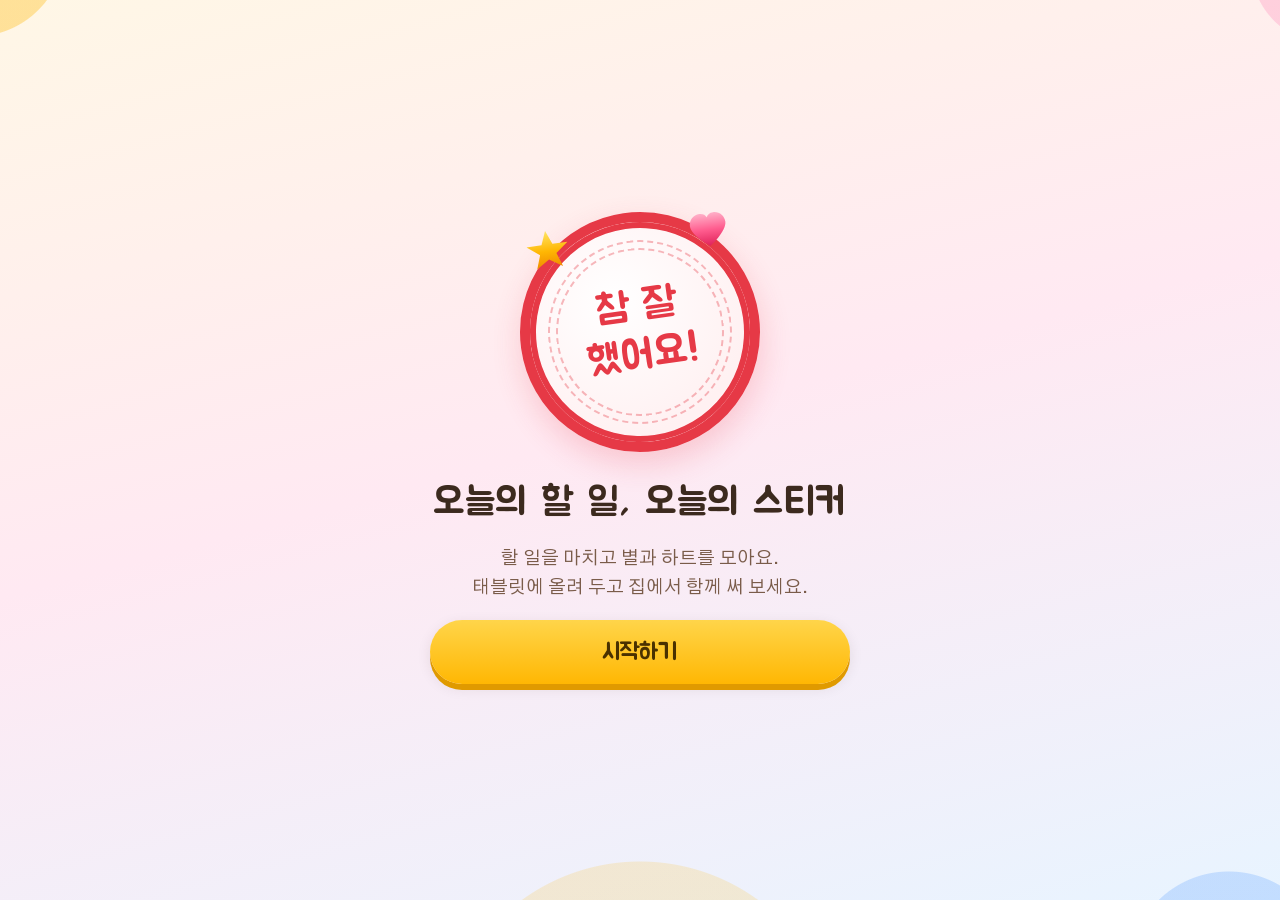
<file: index.html>
<!DOCTYPE html>
<html lang="ko">
<head>
  <meta charset="UTF-8">
  <meta name="viewport" content="width=device-width, initial-scale=1, maximum-scale=1, user-scalable=no, viewport-fit=cover">
  <meta name="theme-color" content="#FFB703">
  <meta name="mobile-web-app-capable" content="yes">
  <meta name="apple-mobile-web-app-capable" content="yes">
  <meta name="apple-mobile-web-app-status-bar-style" content="default">
  <meta name="apple-mobile-web-app-title" content="참잘했어요">
  <meta name="description" content="오늘의 할 일을 하고 별, 하트, 동물 스티커를 모아요">
  <link rel="manifest" href="manifest.json">
  <link rel="icon" type="image/png" sizes="192x192" href="icons/icon-192.png">
  <link rel="apple-touch-icon" href="icons/apple-touch-icon.png">
  <title>참 잘했어요!</title>
  <style>
    @font-face {
      font-family: "Jua";
      src: url("fonts/Jua.woff") format("woff");
      font-weight: 400;
      font-display: swap;
    }
    @font-face {
      font-family: "Gothic A1";
      src: url("fonts/GothicA1-Regular.woff") format("woff");
      font-weight: 400;
      font-display: swap;
    }
    @font-face {
      font-family: "Gothic A1";
      src: url("fonts/GothicA1-Bold.woff") format("woff");
      font-weight: 700;
      font-display: swap;
    }

    :root {
      --bg1: #FFF7E6;
      --bg2: #FFE9F2;
      --bg3: #E8F4FF;
      --ink: #3C2A1E;
      --ink-soft: #7A5C4A;
      --card: #FFFFFF;
      --accent: #FFB703;
      --accent-dark: #E09A00;
      --stamp: #E63946;
      --stamp-soft: #FFE3E6;
      --boy: #4D96FF;
      --boy-soft: #E3F0FF;
      --girl: #FF7EB3;
      --girl-soft: #FFE6F1;
      --mint: #22C27C;
      --mint-soft: #D8F8E8;
      --shadow: 0 10px 28px rgba(60, 42, 30, 0.12);
      --shadow-sm: 0 4px 14px rgba(60, 42, 30, 0.1);
      --radius: 24px;
      --touch: 64px;
      --header: 72px;
      --safe-t: env(safe-area-inset-top, 0px);
      --safe-b: env(safe-area-inset-bottom, 0px);
      --safe-l: env(safe-area-inset-left, 0px);
      --safe-r: env(safe-area-inset-right, 0px);
    }

    * { box-sizing: border-box; -webkit-tap-highlight-color: transparent; }
    html, body { height: 100%; margin: 0; }
    html { height: 100%; height: -webkit-fill-available; }
    body {
      font-family: "Gothic A1", "Apple SD Gothic Neo", "Noto Sans CJK KR", "Malgun Gothic", sans-serif;
      color: var(--ink);
      background: var(--bg1);
      min-height: 100%;
      min-height: 100dvh;
      overflow: hidden;
      word-break: keep-all;
      user-select: none;
      -webkit-user-select: none;
      touch-action: manipulation;
    }
    input, textarea { user-select: text; -webkit-user-select: text; font-family: inherit; }
    button, input, select { font: inherit; color: inherit; }
    button { cursor: pointer; border: none; background: none; }
    img { max-width: 100%; display: block; }
    .display { font-family: "Jua", "Apple SD Gothic Neo", sans-serif; letter-spacing: 0.02em; }

    body::before {
      content: "";
      position: fixed;
      inset: 0;
      z-index: -1;
      background:
        radial-gradient(circle at -2% -6%, rgba(255,183,3,.34) 0 90px, transparent 91px),
        radial-gradient(circle at 104% -4%, rgba(255,126,179,.28) 0 80px, transparent 81px),
        radial-gradient(circle at 96% 108%, rgba(77,150,255,.24) 0 100px, transparent 101px),
        radial-gradient(circle at -4% 108%, rgba(34,194,124,.20) 0 86px, transparent 87px),
        radial-gradient(circle at 50% 118%, rgba(255,183,3,.16) 0 200px, transparent 201px),
        linear-gradient(165deg, var(--bg1) 0%, var(--bg2) 48%, var(--bg3) 100%);
      pointer-events: none;
    }

    #app {
      height: 100%;
      height: 100dvh;
      display: flex;
      flex-direction: column;
      padding: var(--safe-t) var(--safe-r) var(--safe-b) var(--safe-l);
    }

    .screen {
      display: none;
      flex: 1;
      min-height: 0;
      flex-direction: column;
      padding: 16px 20px 20px;
      overflow: auto;
      -webkit-overflow-scrolling: touch;
    }
    .screen.active { display: flex; }

    h1, h2, h3 { margin: 0; font-weight: 400; }
    p { margin: 0; }

    .btn {
      display: inline-flex;
      align-items: center;
      justify-content: center;
      gap: 8px;
      min-height: var(--touch);
      padding: 0 28px;
      border-radius: 999px;
      font-size: 1.25rem;
      box-shadow: var(--shadow-sm);
      transition: transform .12s ease, filter .12s ease, box-shadow .12s ease;
    }
    .btn:active { transform: scale(.97); }
    .btn-primary {
      background: linear-gradient(180deg, #FFD54A 0%, #FFB703 100%);
      color: #4A3100;
      font-family: "Jua", sans-serif;
      font-size: 1.45rem;
      box-shadow: 0 6px 0 #E09A00, var(--shadow-sm);
    }
    .btn-primary:active { box-shadow: 0 2px 0 #E09A00, var(--shadow-sm); transform: translateY(4px); }
    .btn-secondary {
      background: #fff;
      color: var(--ink);
      border: 3px solid #F0E0C8;
      font-family: "Jua", sans-serif;
      font-size: 1.25rem;
    }
    .btn-ghost {
      background: transparent;
      box-shadow: none;
      color: var(--ink-soft);
      font-size: 1.1rem;
      min-height: 48px;
    }
    .btn-danger {
      background: #fff;
      color: var(--stamp);
      border: 3px solid #F5C2C7;
      font-family: "Jua", sans-serif;
    }
    .btn-mint {
      background: linear-gradient(180deg, #4AE09A 0%, #22C27C 100%);
      color: #fff;
      font-family: "Jua", sans-serif;
      font-size: 1.35rem;
      box-shadow: 0 6px 0 #1A9A62, var(--shadow-sm);
    }
    .btn-mint:active { box-shadow: 0 2px 0 #1A9A62; transform: translateY(4px); }
    .btn-row { display: flex; gap: 12px; flex-wrap: wrap; justify-content: center; margin-top: 20px; }
    .btn-block { width: 100%; max-width: 420px; }

    .icon-btn {
      width: 52px; height: 52px; border-radius: 16px;
      background: #fff; box-shadow: var(--shadow-sm);
      display: inline-flex; align-items: center; justify-content: center;
      flex-shrink: 0;
    }
    .icon-btn:active { transform: scale(.95); }
    .icon-btn svg { width: 26px; height: 26px; }

    /* Welcome */
    .welcome { align-items: center; justify-content: center; text-align: center; gap: 18px; }
    .stamp {
      width: min(280px, 70vw);
      height: min(280px, 70vw);
      border-radius: 50%;
      border: 10px solid var(--stamp);
      box-shadow: inset 0 0 0 6px var(--stamp), 0 12px 30px rgba(230,57,70,.2);
      background: radial-gradient(circle at 40% 35%, #fff, #FFF1F2 70%);
      display: flex; flex-direction: column; align-items: center; justify-content: center;
      color: var(--stamp);
      transform: rotate(-8deg);
      animation: stampPop .7s cubic-bezier(.2,1.4,.3,1) both;
      position: relative;
    }
    .stamp::before, .stamp::after {
      content: "";
      position: absolute;
      border: 2px dashed rgba(230,57,70,.35);
      border-radius: 50%;
      inset: 18px;
    }
    .stamp::after { inset: 26px; }
    .stamp .stamp-mark { font-size: clamp(1.85rem, 5.6vw, 2.55rem); line-height: 1.2; text-align: center; padding: 0 18px; }
    .stamp-deco { position: absolute; width: 44px; height: 44px; z-index: 1; }
    .stamp-deco.star { top: -6px; left: 8px; }
    .stamp-deco.heart { top: -4px; right: 6px; }
    .welcome h1 { font-size: clamp(1.8rem, 4vw, 2.4rem); margin-top: 8px; }
    .welcome .lead { font-size: 1.15rem; color: var(--ink-soft); max-width: 440px; line-height: 1.55; }

    @keyframes stampPop {
      0% { transform: scale(1.6) rotate(-20deg); opacity: 0; }
      70% { transform: scale(.96) rotate(-6deg); opacity: 1; }
      100% { transform: scale(1) rotate(-8deg); }
    }

    .step-kicker { font-size: 1rem; color: var(--ink-soft); margin-bottom: 6px; }
    .screen-title { font-size: clamp(1.7rem, 4vw, 2.2rem); margin-bottom: 6px; }
    .screen-desc { color: var(--ink-soft); font-size: 1.05rem; margin-bottom: 18px; line-height: 1.45; }
    .center-col { max-width: 720px; width: 100%; margin: 0 auto; display: flex; flex-direction: column; flex: 1; min-height: 0; }

    /* Number picker */
    .count-grid {
      display: grid;
      grid-template-columns: repeat(3, 1fr);
      gap: 16px;
      max-width: 480px;
      margin: 12px auto 0;
    }
    .count-btn, .choice-btn {
      aspect-ratio: 1;
      border-radius: 28px;
      background: #fff;
      box-shadow: var(--shadow);
      font-family: "Jua", sans-serif;
      font-size: 2.8rem;
      color: var(--ink);
      border: 4px solid transparent;
      transition: transform .12s, border-color .12s, background .12s;
    }
    .count-btn:active, .choice-btn:active { transform: scale(.96); }
    .count-btn.selected, .choice-btn.selected {
      border-color: var(--accent);
      background: #FFF6D6;
    }
    .choice-row { display: grid; grid-template-columns: 1fr 1fr; gap: 16px; margin: 8px 0 20px; }
    .choice-btn { aspect-ratio: auto; min-height: 120px; font-size: 1.8rem; display: flex; flex-direction: column; gap: 6px; align-items: center; justify-content: center; }
    .choice-btn .emoji { font-size: 2.6rem; line-height: 1; }
    .choice-btn.boy.selected { border-color: var(--boy); background: var(--boy-soft); }
    .choice-btn.girl.selected { border-color: var(--girl); background: var(--girl-soft); }

    .field-label { font-family: "Jua", sans-serif; font-size: 1.25rem; margin: 12px 0 8px; }
    .text-input {
      width: 100%;
      min-height: 68px;
      border: 4px solid #F0E0C8;
      border-radius: 20px;
      padding: 0 20px;
      font-size: 1.4rem;
      background: #fff;
      outline: none;
    }
    .text-input:focus { border-color: var(--accent); }

    /* Photo guide */
    .photo-stage { flex: 1; display: flex; flex-direction: column; align-items: center; min-height: 0; }
    .guide-circle {
      width: min(280px, 58vw, 50vh);
      height: min(280px, 58vw, 50vh);
      border-radius: 50%;
      border: 6px dashed #E0B84A;
      background: rgba(255,255,255,.7);
      position: relative;
      overflow: hidden;
      box-shadow: var(--shadow);
      flex-shrink: 0;
    }
    .guide-circle.has-photo { border-style: solid; border-color: var(--mint); }
    .guide-circle img {
      width: 100%; height: 100%; object-fit: cover; border-radius: 50%;
    }
    .face-hint {
      position: absolute; inset: 12%;
      display: flex; align-items: center; justify-content: center;
      opacity: .35;
    }
    .face-hint svg { width: 70%; height: 70%; }
    .tips {
      display: flex; flex-wrap: wrap; gap: 8px; justify-content: center;
      margin: 16px 0 8px; max-width: 560px;
    }
    .tip {
      background: #fff;
      border-radius: 999px;
      padding: 8px 14px;
      font-size: 1rem;
      box-shadow: var(--shadow-sm);
      color: var(--ink);
    }
    .hidden-file { position: absolute; width: 1px; height: 1px; opacity: 0; overflow: hidden; }

    /* Home */
    .topbar {
      display: flex; align-items: center; gap: 12px;
      min-height: 56px; margin-bottom: 8px; flex-shrink: 0;
      position: relative; z-index: 1;
    }
    .topbar .titles { flex: 1; min-width: 0; }
    .topbar .titles h1 { font-size: clamp(1.5rem, 3.5vw, 2rem); }
    .topbar .date { color: var(--ink-soft); font-size: 1rem; margin-top: 2px; }
    .home-grid {
      display: grid;
      grid-template-columns: repeat(auto-fit, minmax(280px, 1fr));
      gap: 18px;
      padding: 8px 0 24px;
      width: 100%;
      max-width: 1100px;
      margin: 0 auto;
    }
    .home-grid.one { max-width: 460px; }
    .child-card {
      background: #fff;
      border-radius: 28px;
      box-shadow: var(--shadow);
      padding: 22px 20px 18px;
      display: flex; flex-direction: column; align-items: center;
      text-align: center; gap: 8px;
      border: 4px solid transparent;
      transition: transform .12s;
    }
    .child-card:active { transform: scale(.98); }
    .child-card.boy { border-color: #D6E8FF; }
    .child-card.girl { border-color: #FFD6E8; }
    .avatar-wrap { position: relative; width: 132px; height: 132px; }
    .avatar {
      width: 132px; height: 132px; border-radius: 50%;
      object-fit: cover; background: #F4EDE3;
      box-shadow: 0 4px 0 rgba(0,0,0,.06);
    }
    .avatar.placeholder { display: flex; align-items: center; justify-content: center; overflow: hidden; }
    .progress-ring { position: absolute; inset: -8px; pointer-events: none; }
    .progress-ring svg { width: 100%; height: 100%; transform: rotate(-90deg); }
    .child-card .name { font-size: 1.7rem; margin-top: 4px; }
    .progress-text { font-size: 1.15rem; color: var(--ink-soft); }
    .progress-text strong { color: var(--ink); font-weight: 700; }
    .bar { width: 100%; height: 14px; background: #F3E6D4; border-radius: 999px; overflow: hidden; margin-top: 4px; }
    .bar > span { display: block; height: 100%; border-radius: 999px; background: linear-gradient(90deg, #FFD54A, #22C27C); width: 0; transition: width .4s ease; }
    .mini-stickers {
      display: flex; gap: 4px; justify-content: center; align-items: center;
      min-height: 36px; margin-top: 6px; flex-wrap: wrap;
    }
    .mini-stickers .sticker-icon { width: 28px; height: 28px; }
    .got-today {
      display: inline-flex; align-items: center; gap: 6px;
      background: var(--stamp-soft); color: var(--stamp);
      border-radius: 999px; padding: 6px 12px; font-family: "Jua", sans-serif; font-size: 1rem;
    }

    /* Child view */
    .child-layout {
      display: grid;
      grid-template-columns: 1fr;
      gap: 16px;
      flex: 1;
      min-height: 0;
    }
    .panel {
      background: #fff;
      border-radius: 24px;
      box-shadow: var(--shadow);
      padding: 16px 16px 18px;
      min-height: 0;
    }
    .child-hero {
      display: flex; align-items: center; gap: 14px;
      background: #fff; border-radius: 24px; box-shadow: var(--shadow);
      padding: 12px 16px; flex-shrink: 0; margin-bottom: 14px;
    }
    .child-hero .avatar, .child-hero .avatar-wrap { width: 76px; height: 76px; }
    .child-hero .avatar-wrap { flex-shrink: 0; }
    .child-hero .progress-ring { inset: -6px; }
    .child-hero h2 { font-size: 1.7rem; }
    .todo-panel { display: flex; flex-direction: column; }
    .panel-title { font-size: 1.25rem; margin-bottom: 10px; display: flex; align-items: center; justify-content: space-between; gap: 8px; }
    .sticker-panel .panel-title { flex-direction: column; align-items: stretch; gap: 4px; }
    .cal-nav h2 { white-space: nowrap; text-align: center; flex: 1; font-size: 1.25rem; }
    .sticker-count { text-align: center; }
    .todo-list { display: flex; flex-direction: column; gap: 8px; overflow: auto; -webkit-overflow-scrolling: touch; padding: 2px 2px 18px; flex: 1; }
    .todo-item {
      display: flex; align-items: center; gap: 14px;
      min-height: 64px;
      padding: 10px 14px;
      border-radius: 20px;
      background: #FFF9F1;
      border: 3px solid #F3E6D4;
      text-align: left;
      width: 100%;
      font-size: 1.3rem;
      transition: background .2s, border-color .2s, transform .2s;
    }
    .todo-item:active { transform: scale(.99); }
    .todo-item.done { background: var(--mint-soft); border-color: #9EE6C2; }
    .todo-item.done .todo-text { text-decoration: line-through; color: #3A7A5A; }
    .todo-item.just-checked { animation: todoPop .45s ease; }
    @keyframes todoPop {
      0% { transform: scale(1); }
      35% { transform: scale(1.03); }
      100% { transform: scale(1); }
    }
    .checkbox {
      width: 46px; height: 46px; flex-shrink: 0;
      border-radius: 14px;
      border: 4px solid #E0CBA8;
      background: #fff;
      display: flex; align-items: center; justify-content: center;
      transition: background .2s, border-color .2s, transform .2s;
    }
    .todo-item.done .checkbox {
      background: var(--mint);
      border-color: var(--mint);
      animation: checkBounce .35s ease;
    }
    @keyframes checkBounce {
      0% { transform: scale(.6); }
      60% { transform: scale(1.15); }
      100% { transform: scale(1); }
    }
    .checkbox svg { width: 28px; height: 28px; opacity: 0; }
    .todo-item.done .checkbox svg { opacity: 1; }

    .cal-nav { display: flex; align-items: center; justify-content: space-between; gap: 8px; }
    .cal-nav h3 { font-size: 1.2rem; }
    .cal-grid {
      display: grid;
      grid-template-columns: repeat(7, 1fr);
      gap: 6px;
      margin-top: 10px;
    }
    .cal-dow { text-align: center; font-size: .85rem; color: var(--ink-soft); padding: 4px 0; }
    .cal-dow.sun, .cal-cell.sun .num { color: var(--stamp); }
    .cal-dow.sat, .cal-cell.sat .num { color: var(--boy); }
    .cal-cell {
      aspect-ratio: 1;
      border-radius: 14px;
      background: #FFF9F1;
      display: flex; flex-direction: column; align-items: center; justify-content: center;
      position: relative;
      min-height: 44px;
    }
    .cal-cell.empty { background: transparent; }
    .cal-cell .num { font-size: .8rem; color: var(--ink-soft); line-height: 1; }
    .cal-cell.today { outline: 3px solid var(--accent); background: #FFF6D6; }
    .cal-cell .sticker-icon { width: 48%; height: 48%; }
    .cal-cell .sticker-label {
      font-family: "Jua", sans-serif;
      font-size: .58rem;
      line-height: 1;
      color: var(--ink);
      letter-spacing: -0.03em;
      max-width: 100%;
      overflow: hidden;
      text-overflow: ellipsis;
      white-space: nowrap;
      margin-top: 1px;
    }
    .sticker-count { font-size: .95rem; color: var(--ink-soft); }

    .sticker-icon { display: inline-block; width: 32px; height: 32px; vertical-align: middle; }
    .sticker-icon svg { width: 100%; height: 100%; filter: drop-shadow(0 2px 2px rgba(0,0,0,.15)); }
    .award-sticker-name {
      font-size: 1.4rem;
      margin: -2px 0 10px;
      color: #fff;
    }
    .sticker-gallery {
      display: flex;
      flex-wrap: wrap;
      gap: 8px 6px;
      margin-top: 12px;
      justify-content: flex-start;
    }
    .sticker-gallery-item {
      display: flex;
      flex-direction: column;
      align-items: center;
      width: 58px;
      gap: 2px;
    }
    .sticker-gallery-item .sticker-icon { width: 44px; height: 44px; }
    .sticker-gallery-item .lab {
      font-size: .75rem;
      color: var(--ink-soft);
      font-family: "Jua", sans-serif;
      line-height: 1.1;
    }
    .child-sticker-mode { margin-top: 8px; }
    .child-sticker-mode .tiny { margin-bottom: 4px; }
    .toggle-row.compact button { font-size: .95rem; min-height: 46px; padding: 0 6px; }

    /* Settings */
    .settings-wrap { max-width: 900px; margin: 0 auto; width: 100%; display: flex; flex-direction: column; gap: 16px; padding-bottom: 40px; }
    .settings-card h2 { font-size: 1.35rem; margin-bottom: 10px; }
    .stepper { display: flex; align-items: center; gap: 12px; }
    .stepper .val {
      min-width: 72px; height: 64px; border-radius: 16px; background: #FFF6D6;
      display: flex; align-items: center; justify-content: center;
      font-family: "Jua", sans-serif; font-size: 2rem;
    }
    .stepper .icon-btn { width: 64px; height: 64px; font-size: 2rem; font-family: "Jua", sans-serif; }
    .toggle-row {
      display: flex; background: #F4EDE3; border-radius: 16px; padding: 4px; gap: 4px;
    }
    .toggle-row button {
      flex: 1; min-height: 52px; border-radius: 12px; font-family: "Jua", sans-serif; font-size: 1.05rem;
    }
    .toggle-row button.on { background: #fff; box-shadow: var(--shadow-sm); }
    .todo-edit-item {
      display: flex; align-items: center; gap: 8px; margin-bottom: 8px;
    }
    .todo-edit-item input { flex: 1; min-height: 52px; font-size: 1.1rem; border-radius: 14px; }
    .todo-edit-item .icon-btn { width: 44px; height: 44px; border-radius: 12px; }
    .child-edit-card {
      display: grid; grid-template-columns: auto 1fr; gap: 12px; align-items: center;
      padding: 12px 0; border-top: 2px solid #F3E6D4;
    }
    .child-edit-card:first-of-type { border-top: none; }
    .child-edit-card .avatar, .child-edit-card .avatar-wrap { width: 72px; height: 72px; }
    .tiny { font-size: .95rem; color: var(--ink-soft); line-height: 1.4; }

    /* Overlays */
    .overlay {
      position: fixed; inset: 0; z-index: 50;
      background: rgba(40, 20, 20, .45);
      display: none; align-items: center; justify-content: center;
      padding: 24px;
    }
    .overlay.show { display: flex; }
    .modal {
      background: #fff; border-radius: 28px; padding: 28px 24px 24px;
      width: min(440px, 100%);
      box-shadow: 0 20px 60px rgba(0,0,0,.25);
      text-align: center;
      position: relative;
      z-index: 2;
    }
    .modal h2 { font-size: 1.7rem; margin-bottom: 8px; }
    .modal p { color: var(--ink-soft); font-size: 1.05rem; line-height: 1.45; }
    .math-q { font-family: "Jua", sans-serif; font-size: 2.4rem; margin: 16px 0 12px; }
    .celebrate-overlay { flex-direction: column; overflow: hidden; background: rgba(40, 16, 20, .58); }
    .celebrate-overlay .modal {
      background: rgba(45, 18, 22, .72);
      backdrop-filter: blur(10px);
      -webkit-backdrop-filter: blur(10px);
      box-shadow: 0 20px 60px rgba(0,0,0,.35);
      color: #fff;
      width: min(460px, 100%);
    }
    .celebrate-overlay .modal h2, .celebrate-overlay .modal p { color: #fff; }
    .big-stamp {
      width: min(260px, 70vw); height: min(260px, 70vw);
      margin: 0 auto 16px;
      border-radius: 50%;
      border: 10px solid #fff;
      box-shadow: inset 0 0 0 6px #fff, 0 10px 30px rgba(0,0,0,.2);
      background: var(--stamp);
      color: #fff;
      display: flex; flex-direction: column; align-items: center; justify-content: center;
      transform: rotate(-8deg);
      animation: stampIn .65s cubic-bezier(.2,1.5,.3,1) both;
    }
    .big-stamp .t { font-size: clamp(2rem, 6vw, 2.6rem); line-height: 1.15; }
    @keyframes stampIn {
      0% { transform: scale(2.4) rotate(-24deg); opacity: 0; }
      65% { transform: scale(.92) rotate(-4deg); opacity: 1; }
      100% { transform: scale(1) rotate(-8deg); }
    }
    .award-sticker { width: 88px; height: 88px; margin: 8px auto 12px; animation: awardPop .7s .3s both; }
    @keyframes awardPop {
      0% { transform: scale(0) rotate(-40deg); opacity: 0; }
      70% { transform: scale(1.15) rotate(8deg); opacity: 1; }
      100% { transform: scale(1) rotate(0); }
    }
    .confetti-layer { position: absolute; inset: 0; overflow: hidden; pointer-events: none; z-index: 1; }
    .confetti-piece {
      position: absolute; top: -12px; width: 10px; height: 16px; border-radius: 2px;
      animation: confettiFall 2.4s ease-in forwards;
    }
    .confetti-piece.dot { width: 10px; height: 10px; border-radius: 50%; }
    @keyframes confettiFall {
      0% { transform: translate3d(0, -8vh, 0) rotate(0deg); opacity: 1; }
      100% { transform: translate3d(var(--dx), 105vh, 0) rotate(var(--rot)); opacity: .85; }
    }

    .toast {
      position: fixed; left: 50%; bottom: calc(24px + var(--safe-b));
      transform: translateX(-50%) translateY(20px);
      background: var(--ink); color: #fff; padding: 12px 20px;
      border-radius: 999px; z-index: 80; opacity: 0; pointer-events: none;
      transition: opacity .25s, transform .25s; font-size: 1.05rem;
      max-width: 90%;
    }
    .toast.show { opacity: 1; transform: translateX(-50%) translateY(0); }

    .svg-defs { position: absolute; width: 0; height: 0; overflow: hidden; }

    @media (orientation: landscape) and (min-width: 860px) {
      .child-layout { grid-template-columns: 1.15fr .85fr; flex: 1; }
      .todo-panel, .sticker-panel { max-height: 100%; overflow: auto; }
      .todo-item { min-height: 56px; font-size: 1.2rem; }
      .welcome .stamp { width: min(240px, 46vh); height: min(240px, 46vh); }
      .guide-circle { width: min(250px, 46vh); height: min(250px, 46vh); }
      .settings-cols { display: grid; grid-template-columns: 1fr 1fr; gap: 16px; }
    }
    @media (orientation: portrait) {
      .count-grid { max-width: 420px; }
    }
    @media (orientation: portrait) and (max-width: 860px) {
      .home-grid { grid-template-columns: 1fr; max-width: 520px; margin: 0 auto; }
      .child-hero { flex-shrink: 0; }
    }
    @media (max-height: 700px) {
      .stamp { width: min(200px, 50vh); height: min(200px, 50vh); }
      .guide-circle { width: min(200px, 42vh); height: min(200px, 42vh); }
    }
  </style>
</head>
<body>
  <svg class="svg-defs" aria-hidden="true">
    <defs>
      <linearGradient id="gStar" x1="0" y1="0" x2="0" y2="1">
        <stop offset="0%" stop-color="#FFE566"/>
        <stop offset="55%" stop-color="#FFB703"/>
        <stop offset="100%" stop-color="#F08C00"/>
      </linearGradient>
      <linearGradient id="gHeart" x1="0" y1="0" x2="0" y2="1">
        <stop offset="0%" stop-color="#FFB0C8"/>
        <stop offset="50%" stop-color="#FF5D8F"/>
        <stop offset="100%" stop-color="#E0235A"/>
      </linearGradient>
    </defs>
  </svg>

  <div id="app">
    <section class="screen welcome" id="screen-welcome">
      <div class="stamp display">
        <svg class="stamp-deco star" viewBox="0 0 64 64"><polygon points="32,4 40,24 62,24 44,38 51,58 32,46 13,58 20,38 2,24 24,24" fill="url(#gStar)"/></svg>
        <svg class="stamp-deco heart" viewBox="0 0 64 64"><path fill="url(#gHeart)" d="M32 56C32 56 6 38 6 24C6 15 13 8 22 8C26.8 8 30.5 10.2 32 14.2C33.5 10.2 37.2 8 42 8C51 8 58 15 58 24C58 38 32 56 32 56Z"/></svg>
        <span class="stamp-mark">참 잘<br>했어요!</span>
      </div>
      <h1 class="display">오늘의 할 일, 오늘의 스티커</h1>
      <p class="lead">할 일을 마치고 별과 하트를 모아요.<br>태블릿에 올려 두고 집에서 함께 써 보세요.</p>
      <button class="btn btn-primary btn-block display" data-action="start-onboarding" type="button">시작하기</button>
    </section>

    <section class="screen" id="screen-count">
      <div class="center-col">
        <p class="step-kicker">처음 설정 · 1단계</p>
        <h1 class="screen-title display">아이가 몇 명인가요?</h1>
        <p class="screen-desc">1명부터 6명까지 고를 수 있어요. 나중에 설정에서 바꿀 수 있습니다.</p>
        <div class="count-grid" id="count-grid"></div>
        <div class="btn-row">
          <button class="btn btn-secondary" data-action="show-welcome" type="button">뒤로</button>
          <button class="btn btn-primary" data-action="confirm-count" type="button">다음</button>
        </div>
      </div>
    </section>

    <section class="screen" id="screen-child-info">
      <div class="center-col">
        <p class="step-kicker" id="info-kicker">처음 설정 · 2단계</p>
        <h1 class="screen-title display" id="info-title">아이 이름을 알려 주세요</h1>
        <p class="screen-desc">이름과 성별을 정하면, 다음에 얼굴 사진을 찍을게요.</p>
        <label class="field-label" for="child-name-input">이름</label>
        <input class="text-input" id="child-name-input" type="text" maxlength="12" placeholder="예: 민준" autocomplete="off" enterkeyhint="done">
        <p class="field-label">성별</p>
        <div class="choice-row">
          <button type="button" class="choice-btn boy" id="gender-boy" data-action="pick-gender" data-gender="boy"><span class="emoji">👦</span>남자</button>
          <button type="button" class="choice-btn girl" id="gender-girl" data-action="pick-gender" data-gender="girl"><span class="emoji">👧</span>여자</button>
        </div>
        <div class="btn-row">
          <button class="btn btn-secondary" data-action="info-back" type="button">뒤로</button>
          <button class="btn btn-primary" data-action="info-next" type="button">다음</button>
        </div>
      </div>
    </section>

    <section class="screen" id="screen-child-photo">
      <div class="center-col">
        <p class="step-kicker" id="photo-kicker">처음 설정 · 사진</p>
        <h1 class="screen-title display" id="photo-title">얼굴을 찍어 주세요</h1>
        <p class="screen-desc" id="photo-desc">밝은 곳에서 얼굴을 원 안에 가득, 정면으로 찍어 주세요.</p>
        <div class="photo-stage">
          <div class="guide-circle" id="guide-circle">
            <div class="face-hint" id="face-hint">
              <svg viewBox="0 0 100 100" fill="none">
                <circle cx="50" cy="38" r="16" stroke="#7A5C4A" stroke-width="3"/>
                <path d="M22 86c4-20 14-28 28-28s24 8 28 28" stroke="#7A5C4A" stroke-width="3" stroke-linecap="round"/>
              </svg>
            </div>
            <img id="photo-preview" alt="미리보기" hidden>
          </div>
          <div class="tips">
            <span class="tip">☀️ 밝은 곳에서</span>
            <span class="tip">😊 얼굴을 원 안에 가득</span>
            <span class="tip">🙂 정면으로 바라봐요</span>
          </div>
          <input class="hidden-file" id="photo-input" type="file" accept="image/*" capture="user">
          <div class="btn-row" id="photo-actions"></div>
        </div>
      </div>
    </section>

    <section class="screen" id="screen-home">
      <div class="topbar">
        <div class="titles">
          <h1 class="display">참 잘했어요!</h1>
          <p class="date" id="home-date"></p>
        </div>
        <button class="icon-btn" data-action="open-settings" type="button" aria-label="설정">
          <svg viewBox="0 0 24 24" fill="none" stroke="#3C2A1E" stroke-width="1.8" stroke-linecap="round" stroke-linejoin="round">
            <circle cx="12" cy="12" r="3"/>
            <path d="M19.4 15a1.65 1.65 0 0 0 .33 1.82l.06.06a2 2 0 1 1-2.83 2.83l-.06-.06a1.65 1.65 0 0 0-1.82-.33 1.65 1.65 0 0 0-1 1.51V21a2 2 0 1 1-4 0v-.09A1.65 1.65 0 0 0 9 19.4a1.65 1.65 0 0 0-1.82.33l-.06.06a2 2 0 1 1-2.83-2.83l.06-.06A1.65 1.65 0 0 0 4.68 15a1.65 1.65 0 0 0-1.51-1H3a2 2 0 1 1 0-4h.09A1.65 1.65 0 0 0 4.6 9a1.65 1.65 0 0 0-.33-1.82l-.06-.06a2 2 0 1 1 2.83-2.83l.06.06A1.65 1.65 0 0 0 9 4.68a1.65 1.65 0 0 0 1-1.51V3a2 2 0 1 1 4 0v.09a1.65 1.65 0 0 0 1 1.51 1.65 1.65 0 0 0 1.82-.33l.06-.06a2 2 0 1 1 2.83 2.83l-.06.06A1.65 1.65 0 0 0 19.4 9a1.65 1.65 0 0 0 1.51 1H21a2 2 0 1 1 0 4h-.09a1.65 1.65 0 0 0-1.51 1z"/>
          </svg>
        </button>
      </div>
      <div class="home-grid" id="home-grid"></div>
    </section>

    <section class="screen" id="screen-child">
      <div class="topbar">
        <button class="icon-btn" data-action="go-home" type="button" aria-label="홈으로">
          <svg viewBox="0 0 24 24" fill="none" stroke="#3C2A1E" stroke-width="2.4" stroke-linecap="round" stroke-linejoin="round"><path d="M15 5 8 12l7 7"/></svg>
        </button>
        <div class="titles">
          <h1 class="display" id="child-screen-title">오늘 할 일</h1>
          <p class="date" id="child-screen-sub"></p>
        </div>
      </div>
      <div class="child-hero" id="child-hero"></div>
      <div class="child-layout">
        <div class="panel todo-panel">
          <div class="panel-title"><h2 class="display">오늘 할 일</h2><span class="tiny" id="todo-progress-label"></span></div>
          <div class="todo-list" id="todo-list"></div>
        </div>
        <div class="panel sticker-panel">
          <div class="panel-title">
            <div class="cal-nav">
              <button class="icon-btn" data-action="cal-prev" type="button" aria-label="이전 달">‹</button>
              <h2 class="display" id="cal-title">스티커 판</h2>
              <button class="icon-btn" data-action="cal-next" type="button" aria-label="다음 달">›</button>
            </div>
            <span class="sticker-count" id="sticker-count"></span>
          </div>
          <div class="cal-grid" id="cal-grid"></div>
        </div>
      </div>
    </section>

    <section class="screen" id="screen-settings">
      <div class="topbar">
        <button class="icon-btn" data-action="go-home" type="button" aria-label="홈으로">
          <svg viewBox="0 0 24 24" fill="none" stroke="#3C2A1E" stroke-width="2.4" stroke-linecap="round" stroke-linejoin="round"><path d="M15 5 8 12l7 7"/></svg>
        </button>
        <div class="titles">
          <h1 class="display">설정</h1>
          <p class="date">부모님만 바꿔 주세요</p>
        </div>
      </div>
      <div class="settings-wrap" id="settings-wrap"></div>
    </section>
  </div>

  <div class="overlay" id="overlay-parent">
    <div class="modal">
      <h2 class="display">부모님인가요?</h2>
      <p>설정을 바꾸려면 아래 문제를 풀어 주세요.</p>
      <div class="math-q display" id="math-q">8 + 5 = ?</div>
      <input class="text-input" id="math-input" type="number" inputmode="numeric" placeholder="정답" aria-label="정답">
      <p class="tiny" id="math-error" style="color:var(--stamp);min-height:1.3em;margin-top:8px;"></p>
      <div class="btn-row">
        <button class="btn btn-secondary" data-action="parent-cancel" type="button">취소</button>
        <button class="btn btn-primary" data-action="parent-ok" type="button">확인</button>
      </div>
    </div>
  </div>

  <div class="overlay" id="overlay-confirm">
    <div class="modal">
      <h2 class="display" id="confirm-title">정말요?</h2>
      <p id="confirm-msg"></p>
      <div class="btn-row">
        <button class="btn btn-secondary" data-action="confirm-no" type="button">아니오</button>
        <button class="btn btn-danger" id="confirm-yes" data-action="confirm-yes" type="button">삭제</button>
      </div>
    </div>
  </div>

  <div class="overlay celebrate-overlay" id="overlay-celebrate">
    <div class="confetti-layer" id="confetti-layer"></div>
    <div class="modal">
      <div class="big-stamp display"><span class="t">참 잘했어요!</span></div>
      <div class="award-sticker" id="award-sticker"></div>
      <p class="award-sticker-name display" id="award-sticker-name"></p>
      <h2 class="display" id="celebrate-name"></h2>
      <p id="celebrate-msg">오늘 할 일을 멋지게 해냈어요. 스티커를 붙여 줄게요!</p>
      <div class="btn-row">
        <button class="btn btn-primary" data-action="celebrate-ok" type="button">좋아!</button>
      </div>
    </div>
  </div>

  <div class="overlay" id="overlay-photo">
    <div class="modal" style="width:min(480px,100%)">
      <h2 class="display" id="overlay-photo-title">사진 바꾸기</h2>
      <p class="screen-desc">밝은 곳에서, 얼굴을 원 안에 가득, 정면으로 찍어 주세요.</p>
      <div class="guide-circle" id="overlay-guide-circle" style="margin:0 auto;">
        <div class="face-hint" id="overlay-face-hint">
          <svg viewBox="0 0 100 100" fill="none">
            <circle cx="50" cy="38" r="16" stroke="#7A5C4A" stroke-width="3"/>
            <path d="M22 86c4-20 14-28 28-28s24 8 28 28" stroke="#7A5C4A" stroke-width="3" stroke-linecap="round"/>
          </svg>
        </div>
        <img id="overlay-photo-preview" alt="미리보기" hidden>
      </div>
      <input class="hidden-file" id="overlay-photo-input" type="file" accept="image/*" capture="user">
      <div class="btn-row" id="overlay-photo-actions"></div>
    </div>
  </div>

  <div class="toast" id="toast"></div>

  <script>
  (function () {
    "use strict";

    const KEY = "chamjal-v1";
    const DEFAULT_TODOS = [
      { id: "todo_1", text: "양치하기" },
      { id: "todo_2", text: "세수하기" },
      { id: "todo_3", text: "옷 입기" },
      { id: "todo_4", text: "밥 잘 먹기" },
      { id: "todo_5", text: "숙제하기" },
      { id: "todo_6", text: "책 읽기" },
      { id: "todo_7", text: "장난감 정리" },
      { id: "todo_8", text: "이불 정리" },
      { id: "todo_9", text: "손 씻기" },
      { id: "todo_10", text: "일찍 잠자기" }
    ];

    const WEEKDAYS = ["일", "월", "화", "수", "목", "금", "토"];

    const STAR_SVG = '<svg viewBox="0 0 64 64" aria-hidden="true"><polygon points="32,4 40,24 62,24 44,38 51,58 32,46 13,58 20,38 2,24 24,24" fill="url(#gStar)" stroke="#E09A00" stroke-width="1.5" stroke-linejoin="round"/></svg>';
    const HEART_SVG = '<svg viewBox="0 0 64 64" aria-hidden="true"><path fill="url(#gHeart)" stroke="#C41B4A" stroke-width="1.5" stroke-linejoin="round" d="M32 56C32 56 6 38 6 24C6 15 13 8 22 8C26.8 8 30.5 10.2 32 14.2C33.5 10.2 37.2 8 42 8C51 8 58 15 58 24C58 38 32 56 32 56Z"/></svg>';
    const CHECK_SVG = '<svg viewBox="0 0 24 24" fill="none" stroke="#fff" stroke-width="3.2" stroke-linecap="round" stroke-linejoin="round"><path d="M5 12.5 10 17l9-10"/></svg>';

    const ANIMALS = [
      { id: 'dog', name: '강아지', svg: '<svg viewBox="0 0 64 64" aria-hidden="true"><circle cx="32" cy="32" r="30" fill="#FFE6B0" stroke="#D4A024" stroke-width="2.6"/><ellipse cx="22" cy="18" rx="11" ry="7" fill="#fff" opacity=".28"/><ellipse cx="15" cy="28" rx="8.5" ry="12.5" fill="#C9844A" transform="rotate(-28 15 28)"/><ellipse cx="49" cy="28" rx="8.5" ry="12.5" fill="#C9844A" transform="rotate(28 49 28)"/><ellipse cx="15.2" cy="28.5" rx="4.6" ry="7.4" fill="#F3C29A" transform="rotate(-28 15.2 28.5)"/><ellipse cx="48.8" cy="28.5" rx="4.6" ry="7.4" fill="#F3C29A" transform="rotate(28 48.8 28.5)"/><circle cx="32" cy="35" r="17.2" fill="#F6D7A3"/><ellipse cx="32" cy="41.2" rx="10.2" ry="7.2" fill="#FFF6E8"/><ellipse cx="32" cy="37.4" rx="3.3" ry="2.4" fill="#5A3A2A"/><path d="M32 39.6 v3.2" stroke="#5A3A2A" stroke-width="1.1" stroke-linecap="round"/><ellipse cx="24.6" cy="32.2" rx="3.3" ry="3.8" fill="#3A2418"/><ellipse cx="39.4" cy="32.2" rx="3.3" ry="3.8" fill="#3A2418"/><circle cx="25.65" cy="31.05" r="1.15" fill="#fff"/><circle cx="40.45" cy="31.05" r="1.15" fill="#fff"/><ellipse cx="19.8" cy="38.2" rx="3.6" ry="2.3" fill="#FF8FA3" opacity=".75"/><ellipse cx="44.2" cy="38.2" rx="3.6" ry="2.3" fill="#FF8FA3" opacity=".75"/><path d="M27.8 44.2 Q32 47.8 36.2 44.2" fill="none" stroke="#4A2E1C" stroke-width="1.5" stroke-linecap="round"/></svg>' },
      { id: 'cat', name: '고양이', svg: '<svg viewBox="0 0 64 64" aria-hidden="true"><circle cx="32" cy="32" r="30" fill="#FFD4A8" stroke="#E08A3A" stroke-width="2.6"/><ellipse cx="22" cy="18" rx="11" ry="7" fill="#fff" opacity=".28"/><path d="M14 30 L16 13 L27 24 Z" fill="#FFB15A"/><path d="M50 30 L48 13 L37 24 Z" fill="#FFB15A"/><path d="M17.2 27 L18 16.6 L25.2 24.2 Z" fill="#FFD0C0"/><path d="M46.8 27 L46 16.6 L38.8 24.2 Z" fill="#FFD0C0"/><circle cx="32" cy="36" r="16.6" fill="#FFB15A"/><path d="M24 20.5 q4 3.5 0 7" fill="none" stroke="#E08A3A" stroke-width="1.4" stroke-linecap="round"/><path d="M32 19.5 v6.5" fill="none" stroke="#E08A3A" stroke-width="1.4" stroke-linecap="round"/><path d="M40 20.5 q-4 3.5 0 7" fill="none" stroke="#E08A3A" stroke-width="1.4" stroke-linecap="round"/><path d="M29.6 38.6 L32 41.2 L34.4 38.6 Z" fill="#E8899A"/><path d="M14 39.5 h8.5" stroke="#C9753A" stroke-width="1.1" stroke-linecap="round"/><path d="M14.6 42.5 h8" stroke="#C9753A" stroke-width="1.1" stroke-linecap="round"/><path d="M41.5 39.5 h8.5" stroke="#C9753A" stroke-width="1.1" stroke-linecap="round"/><path d="M41.4 42.5 h8" stroke="#C9753A" stroke-width="1.1" stroke-linecap="round"/><ellipse cx="24.4" cy="32.6" rx="3.3" ry="3.8" fill="#3A2418"/><ellipse cx="39.6" cy="32.6" rx="3.3" ry="3.8" fill="#3A2418"/><circle cx="25.45" cy="31.45" r="1.15" fill="#fff"/><circle cx="40.65" cy="31.45" r="1.15" fill="#fff"/><ellipse cx="19.6" cy="38.8" rx="3.6" ry="2.3" fill="#FF8FA3" opacity=".75"/><ellipse cx="44.4" cy="38.8" rx="3.6" ry="2.3" fill="#FF8FA3" opacity=".75"/><path d="M28 44.6 Q32 48.2 36 44.6" fill="none" stroke="#4A2E1C" stroke-width="1.5" stroke-linecap="round"/></svg>' },
      { id: 'rabbit', name: '토끼', svg: '<svg viewBox="0 0 64 64" aria-hidden="true"><circle cx="32" cy="32" r="30" fill="#FFE6F0" stroke="#E8A0B8" stroke-width="2.6"/><ellipse cx="22" cy="18" rx="11" ry="7" fill="#fff" opacity=".28"/><ellipse cx="22.5" cy="16" rx="6.2" ry="14.2" fill="#FFF8FB" transform="rotate(-12 22.5 16)"/><ellipse cx="41.5" cy="16" rx="6.2" ry="14.2" fill="#FFF8FB" transform="rotate(12 41.5 16)"/><ellipse cx="22.5" cy="16.5" rx="3.2" ry="10" fill="#FFB7C8" transform="rotate(-12 22.5 16.5)"/><ellipse cx="41.5" cy="16.5" rx="3.2" ry="10" fill="#FFB7C8" transform="rotate(12 41.5 16.5)"/><circle cx="32" cy="37.2" r="16.4" fill="#FFF8FB"/><ellipse cx="32" cy="42.6" rx="7.5" ry="5.4" fill="#FFE8EF"/><ellipse cx="32" cy="40.2" rx="2.5" ry="2" fill="#F48AA6"/><path d="M32 42 v3.4" stroke="#F48AA6" stroke-width="1.1" stroke-linecap="round"/><ellipse cx="24.8" cy="33.6" rx="3.3" ry="3.8" fill="#3A2418"/><ellipse cx="39.2" cy="33.6" rx="3.3" ry="3.8" fill="#3A2418"/><circle cx="25.85" cy="32.45" r="1.15" fill="#fff"/><circle cx="40.25" cy="32.45" r="1.15" fill="#fff"/><ellipse cx="20" cy="39.4" rx="3.6" ry="2.3" fill="#FF8FA3" opacity=".75"/><ellipse cx="44" cy="39.4" rx="3.6" ry="2.3" fill="#FF8FA3" opacity=".75"/><path d="M28.4 46.4 Q32 49.4 35.6 46.4" fill="none" stroke="#4A2E1C" stroke-width="1.5" stroke-linecap="round"/></svg>' },
      { id: 'bear', name: '곰', svg: '<svg viewBox="0 0 64 64" aria-hidden="true"><circle cx="32" cy="32" r="30" fill="#F0D2A8" stroke="#B8834A" stroke-width="2.6"/><ellipse cx="22" cy="18" rx="11" ry="7" fill="#fff" opacity=".28"/><circle cx="16.5" cy="22.5" r="7.4" fill="#C48A4A"/><circle cx="47.5" cy="22.5" r="7.4" fill="#C48A4A"/><circle cx="16.5" cy="22.5" r="4.2" fill="#E8B88A"/><circle cx="47.5" cy="22.5" r="4.2" fill="#E8B88A"/><circle cx="32" cy="35.5" r="17.4" fill="#C48A4A"/><ellipse cx="32" cy="41.4" rx="10.4" ry="7.6" fill="#E8C9A4"/><ellipse cx="32" cy="38.2" rx="3.6" ry="2.7" fill="#5A3A2A"/><ellipse cx="24.4" cy="31.8" rx="3.3" ry="3.8" fill="#3A2418"/><ellipse cx="39.6" cy="31.8" rx="3.3" ry="3.8" fill="#3A2418"/><circle cx="25.45" cy="30.65" r="1.15" fill="#fff"/><circle cx="40.65" cy="30.65" r="1.15" fill="#fff"/><ellipse cx="19.4" cy="38" rx="3.6" ry="2.3" fill="#FF8FA3" opacity=".75"/><ellipse cx="44.6" cy="38" rx="3.6" ry="2.3" fill="#FF8FA3" opacity=".75"/><path d="M28 44.6 Q32 48.2 36 44.6" fill="none" stroke="#4A2E1C" stroke-width="1.5" stroke-linecap="round"/></svg>' },
      { id: 'panda', name: '판다', svg: '<svg viewBox="0 0 64 64" aria-hidden="true"><circle cx="32" cy="32" r="30" fill="#F3F5F8" stroke="#6A6E74" stroke-width="2.6"/><ellipse cx="22" cy="18" rx="11" ry="7" fill="#fff" opacity=".28"/><circle cx="16.8" cy="22.2" r="7.2" fill="#2B2B2B"/><circle cx="47.2" cy="22.2" r="7.2" fill="#2B2B2B"/><circle cx="32" cy="35.8" r="17.2" fill="#FFFEFB"/><ellipse cx="23.6" cy="33.2" rx="6.6" ry="5.8" fill="#2B2B2B" transform="rotate(-16 23.6 33.2)"/><ellipse cx="40.4" cy="33.2" rx="6.6" ry="5.8" fill="#2B2B2B" transform="rotate(16 40.4 33.2)"/><ellipse cx="24" cy="33.2" rx="3" ry="3.4" fill="#111"/><ellipse cx="40" cy="33.2" rx="3" ry="3.4" fill="#111"/><circle cx="25.05" cy="32.05" r="1.15" fill="#fff"/><circle cx="41.05" cy="32.05" r="1.15" fill="#fff"/><ellipse cx="32" cy="42.4" rx="8.2" ry="5.6" fill="#F4F4F4"/><ellipse cx="32" cy="40.6" rx="3.1" ry="2.3" fill="#2B2B2B"/><ellipse cx="19" cy="40.2" rx="3.6" ry="2.3" fill="#FF8FA3" opacity=".65"/><ellipse cx="45" cy="40.2" rx="3.6" ry="2.3" fill="#FF8FA3" opacity=".65"/><path d="M28.2 46.2 Q32 49.8 35.8 46.2" fill="none" stroke="#4A2E1C" stroke-width="1.5" stroke-linecap="round"/></svg>' },
      { id: 'fox', name: '여우', svg: '<svg viewBox="0 0 64 64" aria-hidden="true"><circle cx="32" cy="32" r="30" fill="#FFD0A0" stroke="#E07A30" stroke-width="2.6"/><ellipse cx="22" cy="18" rx="11" ry="7" fill="#fff" opacity=".28"/><path d="M14 31 L17 12.5 L28 24 Z" fill="#FF8C3A"/><path d="M50 31 L47 12.5 L36 24 Z" fill="#FF8C3A"/><path d="M17.4 27.5 L19 16 L25.5 24 Z" fill="#FFE8C8"/><path d="M46.6 27.5 L45 16 L38.5 24 Z" fill="#FFE8C8"/><circle cx="32" cy="36.2" r="16.5" fill="#FF8C3A"/><path d="M17 40 C22 30 27 28 32 36 C37 28 42 30 47 40 C42 50 22 50 17 40Z" fill="#FFF6E8"/><ellipse cx="32" cy="39.2" rx="2.8" ry="2.2" fill="#2B2B2B"/><ellipse cx="24.5" cy="32.4" rx="3.3" ry="3.8" fill="#3A2418"/><ellipse cx="39.5" cy="32.4" rx="3.3" ry="3.8" fill="#3A2418"/><circle cx="25.55" cy="31.25" r="1.15" fill="#fff"/><circle cx="40.55" cy="31.25" r="1.15" fill="#fff"/><ellipse cx="19.6" cy="38.6" rx="3.6" ry="2.3" fill="#FF8FA3" opacity=".75"/><ellipse cx="44.4" cy="38.6" rx="3.6" ry="2.3" fill="#FF8FA3" opacity=".75"/><path d="M28 44.8 Q32 48.4 36 44.8" fill="none" stroke="#4A2E1C" stroke-width="1.5" stroke-linecap="round"/></svg>' },
      { id: 'penguin', name: '펭귄', svg: '<svg viewBox="0 0 64 64" aria-hidden="true"><circle cx="32" cy="32" r="30" fill="#D8EFFF" stroke="#4A88B0" stroke-width="2.6"/><ellipse cx="22" cy="18" rx="11" ry="7" fill="#fff" opacity=".28"/><ellipse cx="32" cy="36" rx="17.4" ry="18.2" fill="#2C3A4A"/><ellipse cx="32" cy="38.6" rx="13.2" ry="14.6" fill="#FFFEFB"/><ellipse cx="18.5" cy="44" rx="4.6" ry="6.2" fill="#2C3A4A" transform="rotate(-24 18.5 44)"/><ellipse cx="45.5" cy="44" rx="4.6" ry="6.2" fill="#2C3A4A" transform="rotate(24 45.5 44)"/><ellipse cx="32" cy="40.4" rx="4.4" ry="2.5" fill="#F5A024"/><path d="M27.6 40.4 Q32 44.6 36.4 40.4 Q32 42.2 27.6 40.4Z" fill="#E88910"/><ellipse cx="25.2" cy="32.2" rx="3.3" ry="3.8" fill="#1A2430"/><ellipse cx="38.8" cy="32.2" rx="3.3" ry="3.8" fill="#1A2430"/><circle cx="26.25" cy="31.05" r="1.15" fill="#fff"/><circle cx="39.85" cy="31.05" r="1.15" fill="#fff"/><ellipse cx="20.8" cy="37.6" rx="3.6" ry="2.3" fill="#FF8FA3" opacity=".75"/><ellipse cx="43.2" cy="37.6" rx="3.6" ry="2.3" fill="#FF8FA3" opacity=".75"/><ellipse cx="26" cy="54.6" rx="4.2" ry="2" fill="#F5A024"/><ellipse cx="38" cy="54.6" rx="4.2" ry="2" fill="#F5A024"/></svg>' },
      { id: 'lion', name: '사자', svg: '<svg viewBox="0 0 64 64" aria-hidden="true"><circle cx="32" cy="32" r="30" fill="#FFE29A" stroke="#D4891A" stroke-width="2.6"/><ellipse cx="22" cy="18" rx="11" ry="7" fill="#fff" opacity=".28"/><circle cx="32" cy="33" r="22" fill="#E89A2A"/><circle cx="14" cy="20" r="7.2" fill="#D47C12"/><circle cx="50" cy="20" r="7.2" fill="#D47C12"/><circle cx="12" cy="34" r="7" fill="#E08918"/><circle cx="52" cy="34" r="7" fill="#E08918"/><circle cx="18" cy="48" r="6.4" fill="#D47C12"/><circle cx="46" cy="48" r="6.4" fill="#D47C12"/><circle cx="32" cy="50.5" r="6.2" fill="#E08918"/><circle cx="32" cy="14.5" r="6.6" fill="#E08918"/><circle cx="32" cy="34.8" r="14.8" fill="#F6D07A"/><ellipse cx="32" cy="40.4" rx="8.2" ry="5.8" fill="#FCE9B0"/><ellipse cx="32" cy="38" rx="3" ry="2.3" fill="#6A3E1A"/><ellipse cx="25.2" cy="32.2" rx="3.3" ry="3.8" fill="#3A2418"/><ellipse cx="38.8" cy="32.2" rx="3.3" ry="3.8" fill="#3A2418"/><circle cx="26.25" cy="31.05" r="1.15" fill="#fff"/><circle cx="39.85" cy="31.05" r="1.15" fill="#fff"/><ellipse cx="20.8" cy="38" rx="3.6" ry="2.3" fill="#FF8FA3" opacity=".75"/><ellipse cx="43.2" cy="38" rx="3.6" ry="2.3" fill="#FF8FA3" opacity=".75"/><path d="M28.3 43.8 Q32 47.4 35.7 43.8" fill="none" stroke="#4A2E1C" stroke-width="1.5" stroke-linecap="round"/></svg>' },
      { id: 'elephant', name: '코끼리', svg: '<svg viewBox="0 0 64 64" aria-hidden="true"><circle cx="32" cy="32" r="30" fill="#DDE4EC" stroke="#7E8C9A" stroke-width="2.6"/><ellipse cx="22" cy="18" rx="11" ry="7" fill="#fff" opacity=".28"/><ellipse cx="13" cy="34" rx="9.4" ry="13.2" fill="#B7C2CC"/><ellipse cx="51" cy="34" rx="9.4" ry="13.2" fill="#B7C2CC"/><ellipse cx="13" cy="34" rx="5.6" ry="8.6" fill="#E8B8C8" opacity=".85"/><ellipse cx="51" cy="34" rx="5.6" ry="8.6" fill="#E8B8C8" opacity=".85"/><circle cx="32" cy="33.6" r="15.6" fill="#C5D0DA"/><path d="M28 42 Q26 52 23.5 56 Q29 54 32.5 47 Q34 52 36 54 Q35 46 35 42" fill="#B7C2CC" stroke="#7E8C9A" stroke-width="1"/><ellipse cx="21.5" cy="46.6" rx="2.2" ry="3.2" fill="#F4F6F8"/><ellipse cx="36.5" cy="46.6" rx="2.2" ry="3.2" fill="#F4F6F8"/><ellipse cx="25" cy="31.4" rx="3.3" ry="3.8" fill="#3A4048"/><ellipse cx="39" cy="31.4" rx="3.3" ry="3.8" fill="#3A4048"/><circle cx="26.05" cy="30.25" r="1.15" fill="#fff"/><circle cx="40.05" cy="30.25" r="1.15" fill="#fff"/><ellipse cx="20.4" cy="37.2" rx="3.6" ry="2.3" fill="#FF8FA3" opacity=".75"/><ellipse cx="43.6" cy="37.2" rx="3.6" ry="2.3" fill="#FF8FA3" opacity=".75"/><path d="M28.7 42.2 Q32 44.8 35.3 42.2" fill="none" stroke="#5A6570" stroke-width="1.5" stroke-linecap="round"/></svg>' },
      { id: 'giraffe', name: '기린', svg: '<svg viewBox="0 0 64 64" aria-hidden="true"><circle cx="32" cy="32" r="30" fill="#FFE9A8" stroke="#D4A017" stroke-width="2.6"/><ellipse cx="22" cy="18" rx="11" ry="7" fill="#fff" opacity=".28"/><rect x="21.4" y="8.5" width="3.6" height="10" rx="1.6" fill="#E8B84A"/><rect x="39" y="8.5" width="3.6" height="10" rx="1.6" fill="#E8B84A"/><circle cx="23.2" cy="8.6" r="3.3" fill="#C9842A"/><circle cx="40.8" cy="8.6" r="3.3" fill="#C9842A"/><path d="M18 28 L16 16 L25 22 Z" fill="#F6D45A"/><path d="M46 28 L48 16 L39 22 Z" fill="#F6D45A"/><circle cx="32" cy="36.2" r="16.6" fill="#F6D45A"/><circle cx="22" cy="30" r="2.3" fill="#C9842A"/><circle cx="42.6" cy="29.2" r="2.6" fill="#C9842A"/><circle cx="24.6" cy="44.8" r="2.4" fill="#C9842A"/><circle cx="41" cy="43.5" r="2.1" fill="#C9842A"/><circle cx="33.5" cy="48.6" r="1.8" fill="#C9842A"/><ellipse cx="32" cy="41.6" rx="7.6" ry="5.4" fill="#FBE9A8"/><ellipse cx="32" cy="39.6" rx="2.6" ry="2" fill="#8A4E1A"/><ellipse cx="24.7" cy="32.6" rx="3.3" ry="3.8" fill="#3A2418"/><ellipse cx="39.3" cy="32.6" rx="3.3" ry="3.8" fill="#3A2418"/><circle cx="25.75" cy="31.45" r="1.15" fill="#fff"/><circle cx="40.35" cy="31.45" r="1.15" fill="#fff"/><ellipse cx="20" cy="38.6" rx="3.6" ry="2.3" fill="#FF8FA3" opacity=".75"/><ellipse cx="44" cy="38.6" rx="3.6" ry="2.3" fill="#FF8FA3" opacity=".75"/><path d="M28.2 45 Q32 48.6 35.8 45" fill="none" stroke="#4A2E1C" stroke-width="1.5" stroke-linecap="round"/></svg>' },
      { id: 'tiger', name: '호랑이', svg: '<svg viewBox="0 0 64 64" aria-hidden="true"><circle cx="32" cy="32" r="30" fill="#FFD08A" stroke="#E08A20" stroke-width="2.6"/><ellipse cx="22" cy="18" rx="11" ry="7" fill="#fff" opacity=".28"/><path d="M14 30 L16 13.5 L27 24 Z" fill="#FF9A2A"/><path d="M50 30 L48 13.5 L37 24 Z" fill="#FF9A2A"/><path d="M17.4 27 L18.2 17 L25 24 Z" fill="#FFE8C0"/><path d="M46.6 27 L45.8 17 L39 24 Z" fill="#FFE8C0"/><circle cx="32" cy="36" r="16.6" fill="#FF9A2A"/><path d="M24 21.5 v7" stroke="#3A2A18" stroke-width="2" stroke-linecap="round"/><path d="M32 20 v8" stroke="#3A2A18" stroke-width="2.1" stroke-linecap="round"/><path d="M40 21.5 v7" stroke="#3A2A18" stroke-width="2" stroke-linecap="round"/><path d="M17.5 36 q4 1 3 6" fill="none" stroke="#3A2A18" stroke-width="1.8" stroke-linecap="round"/><path d="M46.5 36 q-4 1 -3 6" fill="none" stroke="#3A2A18" stroke-width="1.8" stroke-linecap="round"/><ellipse cx="32" cy="42" rx="9.4" ry="6.4" fill="#FFF6E8"/><ellipse cx="32" cy="39.4" rx="3" ry="2.3" fill="#2B2B2B"/><ellipse cx="24.5" cy="32.2" rx="3.3" ry="3.8" fill="#3A2418"/><ellipse cx="39.5" cy="32.2" rx="3.3" ry="3.8" fill="#3A2418"/><circle cx="25.55" cy="31.05" r="1.15" fill="#fff"/><circle cx="40.55" cy="31.05" r="1.15" fill="#fff"/><ellipse cx="19.4" cy="38.8" rx="3.6" ry="2.3" fill="#FF8FA3" opacity=".75"/><ellipse cx="44.6" cy="38.8" rx="3.6" ry="2.3" fill="#FF8FA3" opacity=".75"/><path d="M28 45 Q32 48.6 36 45" fill="none" stroke="#4A2E1C" stroke-width="1.5" stroke-linecap="round"/></svg>' },
      { id: 'chick', name: '병아리', svg: '<svg viewBox="0 0 64 64" aria-hidden="true"><circle cx="32" cy="32" r="30" fill="#FFF3A8" stroke="#E0C020" stroke-width="2.6"/><ellipse cx="22" cy="18" rx="11" ry="7" fill="#fff" opacity=".28"/><path d="M32 10.5 Q35 15 32 18 Q29 15 32 10.5Z" fill="#F0C010"/><circle cx="32" cy="36.2" r="17.6" fill="#FFE566"/><ellipse cx="13.6" cy="40" rx="5.4" ry="4.2" fill="#F5D24A"/><ellipse cx="50.4" cy="40" rx="5.4" ry="4.2" fill="#F5D24A"/><path d="M27.8 38.6 L32 43.2 L36.2 38.6 Z" fill="#F0A020"/><path d="M29.4 38.8 L32 41.4 L34.6 38.8 Z" fill="#FFC048"/><ellipse cx="24.8" cy="32.2" rx="3.3" ry="3.8" fill="#3A2418"/><ellipse cx="39.2" cy="32.2" rx="3.3" ry="3.8" fill="#3A2418"/><circle cx="25.85" cy="31.05" r="1.15" fill="#fff"/><circle cx="40.25" cy="31.05" r="1.15" fill="#fff"/><ellipse cx="20" cy="38.4" rx="3.6" ry="2.3" fill="#FF8FA3" opacity=".75"/><ellipse cx="44" cy="38.4" rx="3.6" ry="2.3" fill="#FF8FA3" opacity=".75"/><ellipse cx="28.2" cy="51.6" rx="3.6" ry="2" fill="#F0A020"/><ellipse cx="35.8" cy="51.6" rx="3.6" ry="2" fill="#F0A020"/></svg>' },
      { id: 'frog', name: '개구리', svg: '<svg viewBox="0 0 64 64" aria-hidden="true"><circle cx="32" cy="32" r="30" fill="#D4F0C8" stroke="#5AA050" stroke-width="2.6"/><ellipse cx="22" cy="18" rx="11" ry="7" fill="#fff" opacity=".28"/><circle cx="32" cy="38" r="16.8" fill="#7BC67E"/><circle cx="21.5" cy="24.2" r="8.2" fill="#7BC67E"/><circle cx="42.5" cy="24.2" r="8.2" fill="#7BC67E"/><circle cx="21.5" cy="24.2" r="6.4" fill="#E8F8D8"/><circle cx="42.5" cy="24.2" r="6.4" fill="#E8F8D8"/><ellipse cx="21.5" cy="24.4" rx="3.5" ry="4" fill="#2A4A20"/><ellipse cx="42.5" cy="24.4" rx="3.5" ry="4" fill="#2A4A20"/><circle cx="22.55" cy="23.25" r="1.15" fill="#fff"/><circle cx="43.55" cy="23.25" r="1.15" fill="#fff"/><ellipse cx="32" cy="44.4" rx="10.5" ry="6.2" fill="#8FD48A"/><circle cx="28.4" cy="40.5" r="1.15" fill="#2A4A20"/><circle cx="35.6" cy="40.5" r="1.15" fill="#2A4A20"/><ellipse cx="19.4" cy="42.2" rx="3.6" ry="2.3" fill="#FF8FA3" opacity=".7"/><ellipse cx="44.6" cy="42.2" rx="3.6" ry="2.3" fill="#FF8FA3" opacity=".7"/><path d="M23 46.2 Q32 53 41 46.2" fill="none" stroke="#2A4A20" stroke-width="1.7" stroke-linecap="round"/></svg>' },
      { id: 'whale', name: '고래', svg: '<svg viewBox="0 0 64 64" aria-hidden="true"><circle cx="32" cy="32" r="30" fill="#C8ECFF" stroke="#3A8EC8" stroke-width="2.6"/><ellipse cx="22" cy="18" rx="11" ry="7" fill="#fff" opacity=".28"/><ellipse cx="33" cy="36.5" rx="20" ry="13.5" fill="#6EC6FF"/><path d="M50 30 Q62 22 60 34 Q62 40 51 38 Z" fill="#5AB4F0"/><ellipse cx="33" cy="41.4" rx="14.5" ry="7.4" fill="#E8F7FF"/><path d="M18 20 Q17 10 20.5 12 Q22 18 20 22" fill="#A8DEFF" stroke="#3A8EC8" stroke-width=".8"/><path d="M16.5 12 Q14 6 17 5" fill="none" stroke="#7EC8F0" stroke-width="1.3" stroke-linecap="round"/><path d="M19.5 12 Q19 5.5 22 5.2" fill="none" stroke="#7EC8F0" stroke-width="1.3" stroke-linecap="round"/><ellipse cx="16.5" cy="37" rx="5" ry="3.4" fill="#5AB4F0" transform="rotate(-20 16.5 37)"/><circle cx="26.5" cy="34.2" r="3.3" fill="#2A4A68"/><circle cx="27.5" cy="33.2" r="1.15" fill="#fff"/><ellipse cx="20.5" cy="38.4" rx="3.2" ry="2" fill="#FF8FA3" opacity=".7"/><path d="M22 41.5 Q28 45.2 34 41" fill="none" stroke="#2A4A68" stroke-width="1.5" stroke-linecap="round"/></svg>' },
      { id: 'hippo', name: '하마', svg: '<svg viewBox="0 0 64 64" aria-hidden="true"><circle cx="32" cy="32" r="30" fill="#E8D8F0" stroke="#A080B0" stroke-width="2.6"/><ellipse cx="22" cy="18" rx="11" ry="7" fill="#fff" opacity=".28"/><circle cx="17" cy="24" r="5.6" fill="#C9B8D4"/><circle cx="47" cy="24" r="5.6" fill="#C9B8D4"/><circle cx="17" cy="24" r="3" fill="#E8C8D8"/><circle cx="47" cy="24" r="3" fill="#E8C8D8"/><circle cx="32" cy="32.6" r="15.2" fill="#C9B8D4"/><ellipse cx="32" cy="42.2" rx="17" ry="11.2" fill="#D8C8E4"/><ellipse cx="26" cy="41.2" rx="2.5" ry="3.2" fill="#8A6A96"/><ellipse cx="38" cy="41.2" rx="2.5" ry="3.2" fill="#8A6A96"/><ellipse cx="26" cy="41.6" rx="1.3" ry="1.6" fill="#5A4466"/><ellipse cx="38" cy="41.6" rx="1.3" ry="1.6" fill="#5A4466"/><ellipse cx="24" cy="30.4" rx="3.1" ry="3.5" fill="#4A3A58"/><ellipse cx="40" cy="30.4" rx="3.1" ry="3.5" fill="#4A3A58"/><circle cx="25.05" cy="29.25" r="1.15" fill="#fff"/><circle cx="41.05" cy="29.25" r="1.15" fill="#fff"/><ellipse cx="18.8" cy="36.4" rx="3.6" ry="2.3" fill="#FF8FA3" opacity=".75"/><ellipse cx="45.2" cy="36.4" rx="3.6" ry="2.3" fill="#FF8FA3" opacity=".75"/><path d="M27 48.4 Q32 51.4 37 48.4" fill="none" stroke="#5A4466" stroke-width="1.5" stroke-linecap="round"/></svg>' },
      { id: 'owl', name: '부엉이', svg: '<svg viewBox="0 0 64 64" aria-hidden="true"><circle cx="32" cy="32" r="30" fill="#F0D8B8" stroke="#A07848" stroke-width="2.6"/><ellipse cx="22" cy="18" rx="11" ry="7" fill="#fff" opacity=".28"/><path d="M16 22 L13 9.5 L25 16 Z" fill="#C4A074"/><path d="M48 22 L51 9.5 L39 16 Z" fill="#C4A074"/><ellipse cx="32" cy="36.5" rx="18" ry="18.4" fill="#D4B07A"/><circle cx="23.5" cy="33.2" r="9.2" fill="#F8E8C8"/><circle cx="40.5" cy="33.2" r="9.2" fill="#F8E8C8"/><circle cx="23.5" cy="33.2" r="7.4" fill="#E8C878"/><circle cx="40.5" cy="33.2" r="7.4" fill="#E8C878"/><ellipse cx="23.5" cy="33.2" rx="3.6" ry="4" fill="#3A2A18"/><ellipse cx="40.5" cy="33.2" rx="3.6" ry="4" fill="#3A2A18"/><circle cx="24.55" cy="32.05" r="1.15" fill="#fff"/><circle cx="41.55" cy="32.05" r="1.15" fill="#fff"/><path d="M28.6 41 L32 46.2 L35.4 41 Z" fill="#E09A2A"/><path d="M16 48 Q24 45 32 48 Q40 45 48 48" fill="none" stroke="#B08A50" stroke-width="1.4" stroke-linecap="round"/><ellipse cx="18.2" cy="43.6" rx="3.6" ry="2.3" fill="#FF8FA3" opacity=".6"/><ellipse cx="45.8" cy="43.6" rx="3.6" ry="2.3" fill="#FF8FA3" opacity=".6"/></svg>' }
    ];


    const ANIMAL_MAP = {};
    ANIMALS.forEach(function (a) { ANIMAL_MAP[a.id] = a; });

    function now() {
      if (typeof window !== "undefined" && window.__CHAMJAL_NOW) {
        return new Date(window.__CHAMJAL_NOW);
      }
      try {
        const q = new URLSearchParams(location.search).get("date");
        if (q && /^\d{4}-\d{2}-\d{2}$/.test(q)) return new Date(q + "T12:00:00");
      } catch (err) {}
      return new Date();
    }

    function hashStr(s) {
      let h = 2166136261;
      s = String(s || "");
      for (let i = 0; i < s.length; i++) {
        h ^= s.charCodeAt(i);
        h = Math.imul(h, 16777619);
      }
      return h >>> 0;
    }

    function animalFor(dateKey, child) {
      const seed = String(dateKey || "") + ":" + (child && child.id ? child.id : "");
      return ANIMALS[hashStr(seed) % ANIMALS.length];
    }

    function resolvedStickerMode(child) {
      const own = child && child.stickerMode;
      if (own === "animal" || own === "classic") return own;
      return db && db.settings && db.settings.stickerMode === "animal" ? "animal" : "classic";
    }

    function stickerMeta(type) {
      if (type === "heart") return { id: "heart", name: "하트", svg: HEART_SVG };
      if (type === "star") return { id: "star", name: "별", svg: STAR_SVG };
      if (type && ANIMAL_MAP[type]) return ANIMAL_MAP[type];
      return { id: "star", name: "별", svg: STAR_SVG };
    }

    function defaultState() {
      return {
        version: 1,
        onboardingComplete: false,
        settings: {
          threshold: 7,
          sharedTodos: true,
          stickerMode: "classic",
          defaultTodos: DEFAULT_TODOS.map(function (t) { return { id: t.id, text: t.text }; })
        },
        children: []
      };
    }

    function uid(prefix) {
      return (prefix || "id") + "_" + Date.now().toString(36) + "_" + Math.random().toString(36).slice(2, 8);
    }

    function todayKey(d) {
      d = d || now();
      const y = d.getFullYear();
      const m = String(d.getMonth() + 1).padStart(2, "0");
      const day = String(d.getDate()).padStart(2, "0");
      return y + "-" + m + "-" + day;
    }

    function formatKoreanDate(d) {
      d = d || now();
      return d.getFullYear() + "년 " + (d.getMonth() + 1) + "월 " + d.getDate() + "일 " + WEEKDAYS[d.getDay()] + "요일";
    }

    function load() {
      try {
        const raw = localStorage.getItem(KEY);
        if (!raw) return defaultState();
        const data = JSON.parse(raw);
        if (!data || typeof data !== "object") return defaultState();
        const base = defaultState();
        data.settings = Object.assign(base.settings, data.settings || {});
        if (!Array.isArray(data.settings.defaultTodos) || !data.settings.defaultTodos.length) {
          data.settings.defaultTodos = base.settings.defaultTodos;
        }
        data.children = Array.isArray(data.children) ? data.children : [];
        if (data.settings.stickerMode !== "classic" && data.settings.stickerMode !== "animal") {
          data.settings.stickerMode = "classic";
        }
        data.children.forEach(function (c) {
          c.stickers = Array.isArray(c.stickers) ? c.stickers : [];
          c.days = c.days && typeof c.days === "object" ? c.days : {};
          if (c.stickerMode !== "classic" && c.stickerMode !== "animal") {
            c.stickerMode = "default";
          }
          c.stickers.forEach(function (s) {
            if (!s || typeof s !== "object") return;
            if (!s.type) s.type = c.gender === "girl" ? "heart" : "star";
          });
        });
        return data;
      } catch (err) {
        return defaultState();
      }
    }

    function save() {
      try {
        localStorage.setItem(KEY, JSON.stringify(db));
        return true;
      } catch (err) {
        toast("저장 공간이 부족해요. 사진을 다시 찍어 보거나 일부 데이터를 지워 주세요.");
        return false;
      }
    }

    let db = load();

    const ui = {
      screen: db.onboardingComplete ? "home" : "welcome",
      countPick: 2,
      infoIndex: 0,
      photoIndex: 0,
      draftChildren: [],
      draftGender: "boy",
      draftPhoto: null,
      selectedChildId: null,
      calYear: now().getFullYear(),
      calMonth: now().getMonth(),
      photoTargetId: null,
      mathA: 0,
      mathB: 0,
      confirmResolve: null,
      settingsTodoChildId: null
    };

    function $(id) { return document.getElementById(id); }

    function stickerIcon(type, cls) {
      const meta = stickerMeta(type);
      return '<span class="sticker-icon ' + (cls || "") + '" title="' + escapeAttr(meta.name) + '">' + meta.svg + "</span>";
    }

    function stickerTypeFor(child, date) {
      if (resolvedStickerMode(child) === "animal") {
        return animalFor(date || todayKey(), child).id;
      }
      return child && child.gender === "girl" ? "heart" : "star";
    }

    function getTodos(child) {
      if (!db.settings.sharedTodos && child && child.customTodos && child.customTodos.length) {
        return child.customTodos;
      }
      return db.settings.defaultTodos;
    }

    function getTodayRecord(child) {
      const key = todayKey();
      child.days = child.days || {};
      if (!child.days[key]) child.days[key] = { completedIds: [] };
      return child.days[key];
    }

    function getProgress(child) {
      const todos = getTodos(child);
      const rec = getTodayRecord(child);
      const set = new Set(rec.completedIds);
      const done = todos.filter(function (t) { return set.has(t.id); }).length;
      return { done: done, total: todos.length, completedIds: rec.completedIds, todos: todos };
    }

    function hasStickerOn(child, date) {
      return (child.stickers || []).some(function (s) { return s.date === date; });
    }

    function hasStickerToday(child) {
      return hasStickerOn(child, todayKey());
    }

    function awardIfNeeded(child, announce) {
      const prog = getProgress(child);
      const need = Math.max(1, db.settings.threshold | 0);
      if (prog.done >= need && !hasStickerToday(child)) {
        child.stickers = child.stickers || [];
        child.stickers.push({ date: todayKey(), type: stickerTypeFor(child) });
        save();
        if (announce) showCelebration(child);
        return true;
      }
      return false;
    }

    function findChild(id) {
      return db.children.find(function (c) { return c.id === id; });
    }

    function placeholderAvatar(child, className) {
      const isGirl = child.gender === "girl";
      const bg = isGirl ? "#FFD6E8" : "#D6E8FF";
      const fg = isGirl ? "#E04886" : "#2F74E0";
      const initial = (child.name || "?").slice(0, 1);
      return '<div class="avatar placeholder ' + (className || "") + '" style="background:' + bg + ';color:' + fg + '">' +
        '<span class="display" style="font-size:1.6em">' + escapeHtml(initial) + "</span></div>";
    }

    function avatarHtml(child, className) {
      if (child.photo) {
        return '<img class="avatar ' + (className || "") + '" alt="' + escapeAttr(child.name) + '" src="' + child.photo + '">';
      }
      return placeholderAvatar(child, className);
    }

    function avatarWithRing(child, size) {
      const prog = getProgress(child);
      const r = 45;
      const c = 2 * Math.PI * r;
      const pct = prog.total ? prog.done / prog.total : 0;
      const dash = (pct * c).toFixed(2);
      const color = child.gender === "girl" ? "#FF7EB3" : "#4D96FF";
      const progress = pct > 0.01
        ? '<circle cx="50" cy="50" r="' + r + '" fill="none" stroke="' + color + '" stroke-width="7" stroke-linecap="round" stroke-dasharray="' + dash + ' ' + c.toFixed(2) + '"/>'
        : "";
      return '<div class="avatar-wrap">' +
        avatarHtml(child) +
        '<div class="progress-ring" aria-hidden="true"><svg viewBox="0 0 100 100">' +
        '<circle cx="50" cy="50" r="' + r + '" fill="none" stroke="#F3E6D4" stroke-width="7"/>' +
        progress +
        "</svg></div></div>";
    }

    function escapeHtml(s) {
      return String(s == null ? "" : s)
        .replace(/&/g, "&amp;").replace(/</g, "&lt;").replace(/>/g, "&gt;")
        .replace(/"/g, "&quot;");
    }
    function escapeAttr(s) { return escapeHtml(s); }

    function toast(msg) {
      const el = $("toast");
      el.textContent = msg;
      el.classList.add("show");
      clearTimeout(toast._t);
      toast._t = setTimeout(function () { el.classList.remove("show"); }, 2400);
    }

    function showScreen(name) {
      ui.screen = name;
      document.querySelectorAll(".screen").forEach(function (el) {
        el.classList.toggle("active", el.id === "screen-" + name);
      });
      if (name === "home") renderHome();
      if (name === "child") renderChildScreen();
      if (name === "settings") renderSettings();
      if (name === "count") renderCount();
      if (name === "child-info") renderChildInfo();
      if (name === "child-photo") renderChildPhoto();
    }

    function renderCount() {
      const grid = $("count-grid");
      grid.innerHTML = "";
      for (let n = 1; n <= 6; n++) {
        const b = document.createElement("button");
        b.type = "button";
        b.className = "count-btn display" + (ui.countPick === n ? " selected" : "");
        b.textContent = n;
        b.setAttribute("data-action", "pick-count");
        b.setAttribute("data-count", String(n));
        grid.appendChild(b);
      }
    }

    function renderChildInfo() {
      const i = ui.infoIndex;
      const total = ui.draftChildren.length;
      const child = ui.draftChildren[i];
      $("info-kicker").textContent = "처음 설정 · 아이 " + (i + 1) + " / " + total;
      $("info-title").textContent = total > 1 ? (i + 1) + "번째 아이 이름과 성별" : "아이 이름과 성별";
      $("child-name-input").value = child.name || "";
      ui.draftGender = child.gender || "boy";
      $("gender-boy").classList.toggle("selected", ui.draftGender === "boy");
      $("gender-girl").classList.toggle("selected", ui.draftGender === "girl");
      setTimeout(function () { $("child-name-input").focus(); }, 200);
    }

    function renderChildPhoto() {
      const i = ui.photoIndex;
      const total = ui.draftChildren.length;
      const child = ui.draftChildren[i];
      $("photo-kicker").textContent = "처음 설정 · 사진 " + (i + 1) + " / " + total;
      $("photo-title").textContent = (child.name || "아이") + " 얼굴을 찍어 주세요";
      $("photo-desc").textContent = "밝은 곳에서, 얼굴을 원 안에 가득, 정면으로 찍어 주세요.";
      ui.draftPhoto = child.photo || null;
      updatePhotoPreview("guide-circle", "photo-preview", "face-hint", ui.draftPhoto);
      renderPhotoActions("photo-actions", false);
    }

    function updatePhotoPreview(circleId, imgId, hintId, dataUrl) {
      const circle = $(circleId);
      const img = $(imgId);
      const hint = $(hintId);
      if (dataUrl) {
        img.src = dataUrl;
        img.hidden = false;
        if (hint) hint.hidden = true;
        circle.classList.add("has-photo");
      } else {
        img.removeAttribute("src");
        img.hidden = true;
        if (hint) hint.hidden = false;
        circle.classList.remove("has-photo");
      }
    }

    function renderPhotoActions(containerId, isOverlay) {
      const el = $(containerId);
      const has = isOverlay ? ui.draftPhoto : ui.draftPhoto;
      let html = "";
      html += '<button class="btn btn-primary" data-action="' + (isOverlay ? "ov-pick-photo" : "pick-photo") + '" type="button">' + (has ? "다시 찍기" : "사진 찍기") + "</button>";
      if (has) {
        html += '<button class="btn btn-mint" data-action="' + (isOverlay ? "ov-keep-photo" : "keep-photo") + '" type="button">이 사진으로 할게요</button>';
      }
      html += '<button class="btn btn-ghost" data-action="' + (isOverlay ? "ov-skip-photo" : "skip-photo") + '" type="button">' + (isOverlay ? (has ? "닫기" : "취소") : "건너뛰기") + "</button>";
      if (!isOverlay && !has) {
        /* skip stays */
      }
      if (!isOverlay && has) {
        /* replace last ghost with skip still available? keep 이 사진 + 다시 찍기, skip as well if they want */
      }
      el.innerHTML = html;
    }

    /* ---------- Image compression (center crop, ~300px, EXIF) ---------- */
    function getExifOrientation(file) {
      return new Promise(function (resolve) {
        const reader = new FileReader();
        reader.onload = function () {
          try {
            const view = new DataView(reader.result);
            if (view.getUint16(0, false) !== 0xFFD8) return resolve(1);
            const length = view.byteLength;
            let offset = 2;
            while (offset < length) {
              const marker = view.getUint16(offset, false);
              offset += 2;
              if (marker === 0xFFE1) {
                if (view.getUint32(offset += 2, false) !== 0x45786966) return resolve(1);
                const little = view.getUint16(offset += 6, false) === 0x4949;
                offset += view.getUint32(offset + 4, little);
                const tags = view.getUint16(offset, little);
                offset += 2;
                for (let i = 0; i < tags; i++) {
                  if (view.getUint16(offset + i * 12, little) === 0x0112) {
                    return resolve(view.getUint16(offset + i * 12 + 8, little));
                  }
                }
              } else if ((marker & 0xFF00) !== 0xFF00) break;
              else offset += view.getUint16(offset, false);
            }
          } catch (e) { /* ignore */ }
          resolve(1);
        };
        reader.onerror = function () { resolve(1); };
        reader.readAsArrayBuffer(file.slice(0, 64 * 1024));
      });
    }

    function applyOrientation(ctx, w, h, ori) {
      switch (ori) {
        case 2: ctx.translate(w, 0); ctx.scale(-1, 1); break;
        case 3: ctx.translate(w, h); ctx.rotate(Math.PI); break;
        case 4: ctx.translate(0, h); ctx.scale(1, -1); break;
        case 5: ctx.rotate(0.5 * Math.PI); ctx.scale(1, -1); break;
        case 6: ctx.rotate(0.5 * Math.PI); ctx.translate(0, -h); break;
        case 7: ctx.rotate(0.5 * Math.PI); ctx.translate(w, -h); ctx.scale(-1, 1); break;
        case 8: ctx.rotate(-0.5 * Math.PI); ctx.translate(-w, 0); break;
      }
    }

    function compressImage(file, maxSize, quality) {
      maxSize = maxSize || 300;
      quality = quality == null ? 0.82 : quality;
      return getExifOrientation(file).then(function (ori) {
        return new Promise(function (resolve, reject) {
          const url = URL.createObjectURL(file);
          const img = new Image();
          img.onload = function () {
            try {
              let w = img.naturalWidth;
              let h = img.naturalHeight;
              const swap = ori >= 5 && ori <= 8;
              const vw = swap ? h : w;
              const vh = swap ? w : h;
              const side = Math.min(vw, vh);
              const sx = (vw - side) / 2;
              const sy = (vh - side) / 2;
              const canvas = document.createElement("canvas");
              canvas.width = maxSize;
              canvas.height = maxSize;
              const ctx = canvas.getContext("2d");
              ctx.fillStyle = "#fff";
              ctx.fillRect(0, 0, maxSize, maxSize);
              ctx.save();
              if (ori && ori !== 1) {
                // Draw into an oriented temp canvas first, then crop.
                const tmp = document.createElement("canvas");
                tmp.width = vw;
                tmp.height = vh;
                const tctx = tmp.getContext("2d");
                tctx.save();
                applyOrientation(tctx, w, h, ori);
                tctx.drawImage(img, 0, 0);
                tctx.restore();
                ctx.drawImage(tmp, sx, sy, side, side, 0, 0, maxSize, maxSize);
              } else {
                ctx.drawImage(img, sx, sy, side, side, 0, 0, maxSize, maxSize);
              }
              ctx.restore();
              const data = canvas.toDataURL("image/jpeg", quality);
              URL.revokeObjectURL(url);
              resolve(data);
            } catch (e) {
              URL.revokeObjectURL(url);
              reject(e);
            }
          };
          img.onerror = function () {
            URL.revokeObjectURL(url);
            reject(new Error("이미지를 읽지 못했어요."));
          };
          img.src = url;
        });
      });
    }

    async function handlePhotoFile(file, isOverlay) {
      if (!file) return;
      try {
        const data = await compressImage(file, 300, 0.82);
        ui.draftPhoto = data;
        if (isOverlay) {
          updatePhotoPreview("overlay-guide-circle", "overlay-photo-preview", "overlay-face-hint", data);
          renderPhotoActions("overlay-photo-actions", true);
        } else {
          updatePhotoPreview("guide-circle", "photo-preview", "face-hint", data);
          renderPhotoActions("photo-actions", false);
        }
      } catch (e) {
        toast("사진을 불러오지 못했어요. 다른 사진으로 해 주세요.");
      }
    }

    /* ---------- Home / child ---------- */
    function renderHome() {
      $("home-date").textContent = "오늘 · " + formatKoreanDate();
      const grid = $("home-grid");
      grid.className = "home-grid" + (db.children.length === 1 ? " one" : "");
      if (!db.children.length) {
        grid.innerHTML = '<p class="tiny" style="text-align:center;padding:40px 0">아직 등록된 아이가 없어요. 설정에서 추가해 주세요.</p>';
        return;
      }
      // Award quietly if threshold already met (e.g. after settings change)
      db.children.forEach(function (c) { awardIfNeeded(c, false); });
      grid.innerHTML = db.children.map(function (child) {
        const prog = getProgress(child);
        const need = Math.max(1, db.settings.threshold | 0);
        const got = hasStickerToday(child);
        const recent = (child.stickers || []).slice(-6);
        let stickers = recent.map(function (s) { return stickerIcon(s.type); }).join("");
        if (!recent.length) stickers = '<span class="tiny">아직 스티커가 없어요</span>';
        const todaySticker = (child.stickers || []).find(function (s) { return s.date === todayKey(); });
        const status = got
          ? '<div class="got-today">' + stickerIcon(todaySticker ? todaySticker.type : stickerTypeFor(child)) + " 오늘 스티커를 받았어요!</div>"
          : (prog.done >= need
            ? '<div class="tiny">스티커를 받을 준비가 됐어요</div>'
            : '<div class="tiny">스티커까지 <strong>' + Math.max(0, need - prog.done) + "</strong>개 남았어요</div>");
        const pct = prog.total ? Math.round(prog.done / prog.total * 100) : 0;
        return '<button type="button" class="child-card ' + (child.gender === "girl" ? "girl" : "boy") + '" data-action="open-child" data-id="' + child.id + '">' +
          avatarWithRing(child) +
          '<h2 class="name display">' + escapeHtml(child.name || "아이") + "</h2>" +
          '<p class="progress-text">오늘 <strong>' + prog.done + "</strong> / " + prog.total + " 했어요</p>" +
          '<div class="bar"><span style="width:' + pct + '%"></span></div>' +
          status +
          '<div class="mini-stickers">' + stickers + "</div>" +
          "</button>";
      }).join("");
    }

    function renderChildScreen() {
      const child = findChild(ui.selectedChildId);
      if (!child) { showScreen("home"); return; }
      const prog = getProgress(child);
      const need = Math.max(1, db.settings.threshold | 0);
      $("child-screen-title").textContent = child.name;
      $("child-screen-sub").textContent = formatKoreanDate();
      const remain = Math.max(0, need - prog.done);
      const heroMsg = hasStickerToday(child)
        ? "오늘 스티커를 이미 받았어요!"
        : (remain === 0 ? "목표를 달성했어요!" : "스티커까지 " + remain + "개 남았어요");
      $("child-hero").innerHTML = avatarWithRing(child) +
        "<div style=\"flex:1;min-width:0\"><h2 class=\"display\">" + escapeHtml(child.name) + "의 오늘</h2>" +
        '<p class="progress-text"><strong>' + prog.done + "</strong> / " + prog.total + " · " + heroMsg + "</p>" +
        '<div class="bar"><span style="width:' + (prog.total ? Math.round(prog.done / prog.total * 100) : 0) + '%"></span></div></div>';
      $("todo-progress-label").textContent = prog.done + " / " + prog.total;
      const doneSet = new Set(prog.completedIds);
      $("todo-list").innerHTML = prog.todos.map(function (t) {
        const done = doneSet.has(t.id);
        return '<button type="button" class="todo-item' + (done ? " done" : "") + '" data-action="toggle-todo" data-id="' + t.id + '">' +
          '<span class="checkbox">' + CHECK_SVG + "</span>" +
          '<span class="todo-text">' + escapeHtml(t.text) + "</span></button>";
      }).join("") || '<p class="tiny">할 일이 없어요. 설정에서 목록을 만들어 주세요.</p>';
      renderCalendar(child);
    }

    function renderCalendar(child) {
      const y = ui.calYear;
      const m = ui.calMonth;
      $("cal-title").textContent = y + "년 " + (m + 1) + "월";
      const totalStickers = (child.stickers || []).length;
      $("sticker-count").textContent = "모은 스티커 " + totalStickers + "개";
      const first = new Date(y, m, 1);
      const startDow = first.getDay();
      const daysInMonth = new Date(y, m + 1, 0).getDate();
      const today = todayKey();
      const map = {};
      (child.stickers || []).forEach(function (s) { map[s.date] = s; });
      let html = "";
      WEEKDAYS.forEach(function (w, i) {
        html += '<div class="cal-dow' + (i === 0 ? " sun" : i === 6 ? " sat" : "") + '">' + w + "</div>";
      });
      for (let i = 0; i < startDow; i++) html += '<div class="cal-cell empty"></div>';
      for (let d = 1; d <= daysInMonth; d++) {
        const date = todayKey(new Date(y, m, d));
        const dow = new Date(y, m, d).getDay();
        const sticker = map[date];
        const isToday = date === today;
        const label = sticker
          ? '<span class="sticker-label">' + escapeHtml(stickerMeta(sticker.type).name) + "</span>"
          : "";
        html += '<div class="cal-cell' + (isToday ? " today" : "") + (dow === 0 ? " sun" : dow === 6 ? " sat" : "") + '">' +
          '<span class="num">' + d + "</span>" +
          (sticker ? stickerIcon(sticker.type) + label : "") +
          "</div>";
      }
      $("cal-grid").innerHTML = html;
    }

    function toggleTodo(todoId) {
      const child = findChild(ui.selectedChildId);
      if (!child) return;
      const rec = getTodayRecord(child);
      const i = rec.completedIds.indexOf(todoId);
      const checking = i < 0;
      if (checking) rec.completedIds.push(todoId);
      else rec.completedIds.splice(i, 1);
      save();
      const awarded = checking && awardIfNeeded(child, true);
      renderChildScreen();
      if (checking && !awarded) {
        const btn = document.querySelector('.todo-item[data-id="' + todoId + '"]');
        if (btn) {
          btn.classList.add("just-checked");
          setTimeout(function () { btn.classList.remove("just-checked"); }, 500);
        }
      }
    }

    function showCelebration(child) {
      const layer = $("confetti-layer");
      layer.innerHTML = "";
      const colors = ["#FFB703", "#FF6B6B", "#4D96FF", "#22C27C", "#C77DFF", "#FF8DC7", "#FFF176"];
      for (let i = 0; i < 90; i++) {
        const p = document.createElement("div");
        p.className = "confetti-piece" + (i % 3 === 0 ? " dot" : "");
        p.style.left = Math.random() * 100 + "%";
        p.style.background = colors[i % colors.length];
        p.style.animationDelay = (Math.random() * 0.5) + "s";
        p.style.animationDuration = (2.1 + Math.random() * 1.2) + "s";
        p.style.setProperty("--dx", (Math.random() * 240 - 120) + "px");
        p.style.setProperty("--rot", (Math.random() * 720 - 360) + "deg");
        layer.appendChild(p);
      }
      const awarded = (child.stickers || []).slice().reverse().find(function (s) { return s.date === todayKey(); });
      const type = awarded ? awarded.type : stickerTypeFor(child);
      const meta = stickerMeta(type);
      $("award-sticker").innerHTML = stickerIcon(type);
      $("award-sticker").querySelector(".sticker-icon").style.width = "88px";
      $("award-sticker").querySelector(".sticker-icon").style.height = "88px";
      $("award-sticker-name").textContent = meta.name;
      $("celebrate-name").textContent = (child.name || "아이") + ", 참 잘했어요!";
      $("celebrate-msg").textContent = "오늘 할 일을 멋지게 해냈어요. " + meta.name + " 스티커를 붙여 줄게요!";
      $("overlay-celebrate").classList.add("show");
    }

    /* ---------- Settings ---------- */
    function openParentGate() {
      ui.mathA = 6 + Math.floor(Math.random() * 10);
      ui.mathB = 5 + Math.floor(Math.random() * 10);
      $("math-q").textContent = ui.mathA + " + " + ui.mathB + " = ?";
      $("math-input").value = "";
      $("math-error").textContent = "";
      $("overlay-parent").classList.add("show");
      setTimeout(function () { $("math-input").focus(); }, 200);
    }

    function renderSettings() {
      const wrap = $("settings-wrap");
      const th = db.settings.threshold | 0;
      const shared = db.settings.sharedTodos;
      const todosChild = (!shared && ui.settingsTodoChildId) ? findChild(ui.settingsTodoChildId) : null;
      const editingList = (todosChild && todosChild.customTodos && todosChild.customTodos.length)
        ? todosChild.customTodos
        : db.settings.defaultTodos;

      if (!shared && !ui.settingsTodoChildId && db.children[0]) {
        ui.settingsTodoChildId = db.children[0].id;
      }

      let html = "";
      html += '<div class="panel settings-card"><h2 class="display">스티커 목표</h2>';
      html += '<p class="tiny" style="margin-bottom:12px">하루에 할 일을 몇 개 이상 해야 스티커를 받을까요? (하루 한 개)</p>';
      html += '<div class="stepper">';
      html += '<button class="icon-btn" data-action="threshold-dec" type="button" aria-label="줄이기">−</button>';
      html += '<div class="val">' + th + "</div>";
      html += '<button class="icon-btn" data-action="threshold-inc" type="button" aria-label="늘리기">+</button>';
      html += "</div></div>";

      const globalMode = db.settings.stickerMode === "animal" ? "animal" : "classic";
      html += '<div class="panel settings-card"><h2 class="display">스티커 종류</h2>';
      html += '<p class="tiny" style="margin-bottom:12px">기본은 남자 아이 별, 여자 아이 하트예요. 동물로 바꾸면 날마다 다른 동물 스티커가 붙어요. 이미 받은 스티커는 받은 날의 모양이 그대로 남아요.</p>';
      html += '<div class="toggle-row" style="margin-bottom:4px">';
      html += '<button type="button" class="' + (globalMode === "classic" ? "on" : "") + '" data-action="sticker-mode-global" data-mode="classic">기본 (별·하트)</button>';
      html += '<button type="button" class="' + (globalMode === "animal" ? "on" : "") + '" data-action="sticker-mode-global" data-mode="animal">동물</button>';
      html += "</div>";
      html += '<div class="sticker-gallery">';
      if (globalMode === "animal") {
        ANIMALS.forEach(function (a) {
          html += '<div class="sticker-gallery-item">' + stickerIcon(a.id) + '<span class="lab">' + escapeHtml(a.name) + "</span></div>";
        });
      } else {
        html += '<div class="sticker-gallery-item">' + stickerIcon("star") + '<span class="lab">별</span></div>';
        html += '<div class="sticker-gallery-item">' + stickerIcon("heart") + '<span class="lab">하트</span></div>';
      }
      html += "</div></div>";

      html += '<div class="panel settings-card"><h2 class="display">할 일 목록</h2>';
      html += '<div class="toggle-row" style="margin-bottom:12px">';
      html += '<button type="button" class="' + (shared ? "on" : "") + '" data-action="todos-shared">모두 같은 목록</button>';
      html += '<button type="button" class="' + (!shared ? "on" : "") + '" data-action="todos-per-child">아이마다 다른 목록</button>';
      html += "</div>";
      if (!shared) {
        html += '<div class="toggle-row" style="margin-bottom:12px">';
        db.children.forEach(function (c) {
          html += '<button type="button" class="' + (ui.settingsTodoChildId === c.id ? "on" : "") + '" data-action="todos-child" data-id="' + c.id + '">' + escapeHtml(c.name) + "</button>";
        });
        html += "</div>";
      }
      html += '<div id="todo-editor">';
      editingList.forEach(function (t, idx) {
        html += '<div class="todo-edit-item">';
        html += '<input class="text-input" data-todo-edit="' + idx + '" value="' + escapeAttr(t.text) + '" maxlength="24">';
        html += '<button class="icon-btn" data-action="todo-up" data-idx="' + idx + '" type="button" aria-label="위로">▲</button>';
        html += '<button class="icon-btn" data-action="todo-down" data-idx="' + idx + '" type="button" aria-label="아래로">▼</button>';
        html += '<button class="icon-btn" data-action="todo-del" data-idx="' + idx + '" type="button" aria-label="삭제">✕</button>';
        html += "</div>";
      });
      html += "</div>";
      html += '<div class="btn-row" style="justify-content:flex-start">';
      html += '<button class="btn btn-secondary" data-action="todo-add" type="button">할 일 추가</button>';
      html += "</div></div>";

      html += '<div class="panel settings-card"><h2 class="display">아이들</h2>';
      db.children.forEach(function (c) {
        html += '<div class="child-edit-card">';
        html += '<button type="button" data-action="edit-photo" data-id="' + c.id + '" title="사진 바꾸기" style="border:none;background:none;padding:0">' + avatarHtml(c) + "</button>";
        html += "<div>";
        html += '<input class="text-input" data-child-name="' + c.id + '" value="' + escapeAttr(c.name) + '" maxlength="12" style="min-height:52px;font-size:1.15rem">';
        html += '<div class="choice-row" style="margin:8px 0 0;gap:8px">';
        html += '<button type="button" class="choice-btn boy' + (c.gender === "boy" ? " selected" : "") + '" data-action="edit-gender" data-id="' + c.id + '" data-gender="boy" style="min-height:56px;font-size:1.1rem"><span class="emoji">👦</span>남자</button>';
        html += '<button type="button" class="choice-btn girl' + (c.gender === "girl" ? " selected" : "") + '" data-action="edit-gender" data-id="' + c.id + '" data-gender="girl" style="min-height:56px;font-size:1.1rem"><span class="emoji">👧</span>여자</button>';
        html += "</div>";
        const childMode = (c.stickerMode === "classic" || c.stickerMode === "animal") ? c.stickerMode : "default";
        html += '<div class="child-sticker-mode">';
        html += '<p class="tiny">스티커 종류</p>';
        html += '<div class="toggle-row compact">';
        html += '<button type="button" class="' + (childMode === "default" ? "on" : "") + '" data-action="edit-sticker-mode" data-id="' + c.id + '" data-mode="default">공통 설정</button>';
        html += '<button type="button" class="' + (childMode === "classic" ? "on" : "") + '" data-action="edit-sticker-mode" data-id="' + c.id + '" data-mode="classic">기본</button>';
        html += '<button type="button" class="' + (childMode === "animal" ? "on" : "") + '" data-action="edit-sticker-mode" data-id="' + c.id + '" data-mode="animal">동물</button>';
        html += "</div></div>";
        html += '<div class="btn-row" style="justify-content:flex-start;margin-top:8px">';
        html += '<button class="btn btn-secondary" data-action="edit-photo" data-id="' + c.id + '" type="button" style="min-height:48px">사진 바꾸기</button>';
        html += '<button class="btn btn-danger" data-action="remove-child" data-id="' + c.id + '" type="button" style="min-height:48px">삭제</button>';
        html += "</div></div></div>";
      });
      if (db.children.length < 6) {
        html += '<div class="btn-row" style="justify-content:flex-start"><button class="btn btn-secondary" data-action="add-child" type="button">아이 추가</button></div>';
      }
      html += "</div>";

      html += '<div class="panel settings-card"><h2 class="display">데이터</h2>';
      html += '<p class="tiny" style="margin-bottom:12px">모든 아이 정보, 할 일, 사진, 스티커가 이 기기에서 삭제되고 처음 설정으로 돌아갑니다.</p>';
      html += '<button class="btn btn-danger" data-action="reset-all" type="button">모든 데이터 초기화</button></div>';
      wrap.innerHTML = html;
    }

    function currentTodoList() {
      if (!db.settings.sharedTodos) {
        const child = findChild(ui.settingsTodoChildId) || db.children[0];
        if (child) {
          if (!child.customTodos || !child.customTodos.length) {
            child.customTodos = db.settings.defaultTodos.map(function (t) { return { id: t.id, text: t.text }; });
          }
          return child.customTodos;
        }
      }
      return db.settings.defaultTodos;
    }

    function askConfirm(title, message, okText) {
      return new Promise(function (resolve) {
        $("confirm-title").textContent = title;
        $("confirm-msg").textContent = message;
        $("confirm-yes").textContent = okText || "확인";
        ui.confirmResolve = resolve;
        $("overlay-confirm").classList.add("show");
      });
    }

    function closeConfirm(val) {
      $("overlay-confirm").classList.remove("show");
      const r = ui.confirmResolve;
      ui.confirmResolve = null;
      if (r) r(val);
    }

    function openPhotoOverlay(childId) {
      const child = findChild(childId);
      if (!child) return;
      ui.photoTargetId = childId;
      ui.draftPhoto = child.photo || null;
      $("overlay-photo-title").textContent = (child.name || "아이") + " 사진 바꾸기";
      updatePhotoPreview("overlay-guide-circle", "overlay-photo-preview", "overlay-face-hint", ui.draftPhoto);
      renderPhotoActions("overlay-photo-actions", true);
      $("overlay-photo").classList.add("show");
    }

    /* ---------- Onboarding helpers ---------- */
    function startOnboarding() {
      ui.countPick = Math.min(6, Math.max(1, db.children.length || 2));
      showScreen("count");
    }

    function confirmCount() {
      const n = ui.countPick;
      ui.draftChildren = [];
      for (let i = 0; i < n; i++) {
        const existing = db.children[i];
        ui.draftChildren.push({
          id: existing ? existing.id : uid("child"),
          name: existing ? existing.name : "",
          gender: existing ? existing.gender : "boy",
          photo: existing ? existing.photo : null,
          stickers: existing ? existing.stickers : [],
          days: existing ? existing.days : {},
          customTodos: existing ? existing.customTodos : null,
          stickerMode: existing && existing.stickerMode ? existing.stickerMode : "default"
        });
      }
      ui.infoIndex = 0;
      showScreen("child-info");
    }

    function commitInfoAndNext() {
      const name = $("child-name-input").value.trim();
      if (!name) {
        toast("이름을 입력해 주세요.");
        $("child-name-input").focus();
        return;
      }
      const child = ui.draftChildren[ui.infoIndex];
      child.name = name;
      child.gender = ui.draftGender || "boy";
      if (ui.infoIndex < ui.draftChildren.length - 1) {
        ui.infoIndex += 1;
        renderChildInfo();
      } else {
        ui.photoIndex = 0;
        showScreen("child-photo");
      }
    }

    function finishOnboarding() {
      db.children = ui.draftChildren.map(function (c) {
        return {
          id: c.id,
          name: c.name,
          gender: c.gender,
          photo: c.photo || null,
          stickers: c.stickers || [],
          days: c.days || {},
          customTodos: c.customTodos || null,
          stickerMode: c.stickerMode || "default"
        };
      });
      db.onboardingComplete = true;
      save();
      showScreen("home");
    }

    function keepOrSkipPhoto(skip) {
      const child = ui.draftChildren[ui.photoIndex];
      child.photo = skip ? child.photo : (ui.draftPhoto || child.photo || null);
      if (skip) {
        // if they had a new draft and chose 건너뛰기 without a photo, leave as was / null
        if (!child.photo) child.photo = null;
      } else {
        child.photo = ui.draftPhoto || null;
      }
      if (ui.photoIndex < ui.draftChildren.length - 1) {
        ui.photoIndex += 1;
        renderChildPhoto();
      } else {
        finishOnboarding();
      }
    }

    /* ---------- Events ---------- */
    document.addEventListener("click", function (e) {
      const btn = e.target.closest("[data-action]");
      if (!btn) return;
      const action = btn.getAttribute("data-action");

      if (action === "start-onboarding") startOnboarding();
      else if (action === "show-welcome") showScreen("welcome");
      else if (action === "pick-count") {
        ui.countPick = parseInt(btn.getAttribute("data-count"), 10);
        renderCount();
      }
      else if (action === "confirm-count") confirmCount();
      else if (action === "pick-gender") {
        ui.draftGender = btn.getAttribute("data-gender");
        $("gender-boy").classList.toggle("selected", ui.draftGender === "boy");
        $("gender-girl").classList.toggle("selected", ui.draftGender === "girl");
      }
      else if (action === "info-back") {
        const name = $("child-name-input").value.trim();
        ui.draftChildren[ui.infoIndex].name = name;
        ui.draftChildren[ui.infoIndex].gender = ui.draftGender;
        if (ui.infoIndex === 0) showScreen("count");
        else { ui.infoIndex -= 1; renderChildInfo(); }
      }
      else if (action === "info-next") commitInfoAndNext();
      else if (action === "pick-photo") $("photo-input").click();
      else if (action === "keep-photo") keepOrSkipPhoto(false);
      else if (action === "skip-photo") keepOrSkipPhoto(true);
      else if (action === "go-home") showScreen("home");
      else if (action === "open-child") {
        ui.selectedChildId = btn.getAttribute("data-id");
        const d = now();
        ui.calYear = d.getFullYear();
        ui.calMonth = d.getMonth();
        showScreen("child");
      }
      else if (action === "toggle-todo") toggleTodo(btn.getAttribute("data-id"));
      else if (action === "cal-prev") {
        ui.calMonth -= 1;
        if (ui.calMonth < 0) { ui.calMonth = 11; ui.calYear -= 1; }
        const child = findChild(ui.selectedChildId);
        if (child) renderCalendar(child);
      }
      else if (action === "cal-next") {
        ui.calMonth += 1;
        if (ui.calMonth > 11) { ui.calMonth = 0; ui.calYear += 1; }
        const child = findChild(ui.selectedChildId);
        if (child) renderCalendar(child);
      }
      else if (action === "open-settings") openParentGate();
      else if (action === "parent-cancel") $("overlay-parent").classList.remove("show");
      else if (action === "parent-ok") {
        const ans = parseInt($("math-input").value, 10);
        if (ans === ui.mathA + ui.mathB) {
          $("overlay-parent").classList.remove("show");
          showScreen("settings");
        } else {
          $("math-error").textContent = "다시 생각해 보세요!";
          $("math-input").value = "";
          $("math-input").focus();
        }
      }
      else if (action === "celebrate-ok") {
        $("overlay-celebrate").classList.remove("show");
        $("confetti-layer").innerHTML = "";
        if (ui.screen === "child") renderChildScreen();
        else renderHome();
      }
      else if (action === "confirm-no") closeConfirm(false);
      else if (action === "confirm-yes") closeConfirm(true);
      else if (action === "threshold-dec") {
        db.settings.threshold = Math.max(1, (db.settings.threshold | 0) - 1);
        save(); renderSettings();
      }
      else if (action === "threshold-inc") {
        const list = db.settings.defaultTodos;
        const cap = Math.max(1, list.length || 10);
        db.settings.threshold = Math.min(cap, (db.settings.threshold | 0) + 1);
        save(); renderSettings();
      }
      else if (action === "todos-shared") {
        db.settings.sharedTodos = true;
        save(); renderSettings();
      }
      else if (action === "todos-per-child") {
        db.settings.sharedTodos = false;
        if (!ui.settingsTodoChildId && db.children[0]) ui.settingsTodoChildId = db.children[0].id;
        const c = findChild(ui.settingsTodoChildId);
        if (c && (!c.customTodos || !c.customTodos.length)) {
          c.customTodos = db.settings.defaultTodos.map(function (t) { return { id: t.id, text: t.text }; });
        }
        save(); renderSettings();
      }
      else if (action === "todos-child") {
        ui.settingsTodoChildId = btn.getAttribute("data-id");
        const c = findChild(ui.settingsTodoChildId);
        if (c && (!c.customTodos || !c.customTodos.length)) {
          c.customTodos = db.settings.defaultTodos.map(function (t) { return { id: t.id, text: t.text }; });
          save();
        }
        renderSettings();
      }
      else if (action === "todo-up" || action === "todo-down" || action === "todo-del" || action === "todo-add") {
        const list = currentTodoList();
        const idx = parseInt(btn.getAttribute("data-idx"), 10);
        if (action === "todo-up" && idx > 0) {
          const tmp = list[idx - 1]; list[idx - 1] = list[idx]; list[idx] = tmp;
        } else if (action === "todo-down" && idx < list.length - 1) {
          const tmp = list[idx + 1]; list[idx + 1] = list[idx]; list[idx] = tmp;
        } else if (action === "todo-del") {
          if (list.length <= 1) { toast("할 일은 하나 이상 있어야 해요."); return; }
          list.splice(idx, 1);
        } else if (action === "todo-add") {
          list.push({ id: uid("todo"), text: "새 할 일" });
        }
        save(); renderSettings();
      }
      else if (action === "sticker-mode-global") {
        const mode = btn.getAttribute("data-mode");
        if (mode === "animal" || mode === "classic") {
          db.settings.stickerMode = mode;
          save(); renderSettings();
        }
      }
      else if (action === "edit-sticker-mode") {
        const c = findChild(btn.getAttribute("data-id"));
        const mode = btn.getAttribute("data-mode");
        if (c && (mode === "default" || mode === "classic" || mode === "animal")) {
          c.stickerMode = mode;
          save(); renderSettings();
        }
      }
      else if (action === "edit-gender") {
        const c = findChild(btn.getAttribute("data-id"));
        if (c) { c.gender = btn.getAttribute("data-gender"); save(); renderSettings(); }
      }
      else if (action === "edit-photo") openPhotoOverlay(btn.getAttribute("data-id"));
      else if (action === "ov-pick-photo") $("overlay-photo-input").click();
      else if (action === "ov-keep-photo") {
        const c = findChild(ui.photoTargetId);
        if (c) { c.photo = ui.draftPhoto; save(); }
        $("overlay-photo").classList.remove("show");
        renderSettings();
      }
      else if (action === "ov-skip-photo") {
        $("overlay-photo").classList.remove("show");
      }
      else if (action === "remove-child") {
        const id = btn.getAttribute("data-id");
        if (db.children.length <= 1) { toast("아이는 한 명 이상 있어야 해요."); return; }
        const c = findChild(id);
        askConfirm("이 아이를 삭제할까요?", (c && c.name ? c.name + "의 " : "") + "사진과 스티커가 함께 삭제됩니다.", "삭제").then(function (ok) {
          if (!ok) return;
          db.children = db.children.filter(function (x) { return x.id !== id; });
          save();
          renderSettings();
        });
      }
      else if (action === "add-child") {
        if (db.children.length >= 6) return;
        db.children.push({
          id: uid("child"),
          name: "새 아이",
          gender: "boy",
          photo: null,
          stickers: [],
          days: {},
          customTodos: null,
          stickerMode: "default"
        });
        save();
        renderSettings();
        toast("아이를 추가했어요. 이름과 사진을 바꿔 주세요.");
      }
      else if (action === "reset-all") {
        askConfirm("모든 데이터를 지울까요?", "아이 정보, 사진, 할 일, 스티커가 모두 사라지고 처음 설정으로 돌아갑니다. 되돌릴 수 없어요.", "모두 지우기").then(function (ok) {
          if (!ok) return;
          db = defaultState();
          try { localStorage.removeItem(KEY); } catch (err) {}
          showScreen("welcome");
          toast("처음부터 다시 시작합니다.");
        });
      }
    });

    document.addEventListener("change", function (e) {
      if (e.target.id === "photo-input" && e.target.files && e.target.files[0]) {
        handlePhotoFile(e.target.files[0], false);
        e.target.value = "";
      }
      if (e.target.id === "overlay-photo-input" && e.target.files && e.target.files[0]) {
        handlePhotoFile(e.target.files[0], true);
        e.target.value = "";
      }
    });

    document.addEventListener("input", function (e) {
      if (e.target.matches("[data-todo-edit]")) {
        const list = currentTodoList();
        const idx = parseInt(e.target.getAttribute("data-todo-edit"), 10);
        if (list[idx]) {
          const v = e.target.value.trim();
          list[idx].text = v || list[idx].text;
          save();
        }
      }
      if (e.target.matches("[data-child-name]")) {
        const c = findChild(e.target.getAttribute("data-child-name"));
        if (c) {
          const v = e.target.value.trim();
          if (v) { c.name = v; save(); }
        }
      }
    });

    document.addEventListener("keydown", function (e) {
      if (e.key === "Enter") {
        if (ui.screen === "child-info" && document.activeElement && document.activeElement.id === "child-name-input") {
          e.preventDefault();
          commitInfoAndNext();
        }
        if ($("overlay-parent").classList.contains("show") && document.activeElement && document.activeElement.id === "math-input") {
          e.preventDefault();
          document.querySelector('[data-action="parent-ok"]').click();
        }
      }
    });

    if ("serviceWorker" in navigator) {
      window.addEventListener("load", function () {
        navigator.serviceWorker.register("./sw.js").catch(function () { /* file:// 등에서는 무시 */ });
      });
    }

    // Boot
    if (db.onboardingComplete && db.children.length) showScreen("home");
    else showScreen("welcome");
  })();
  </script>
</body>
</html>
</file>
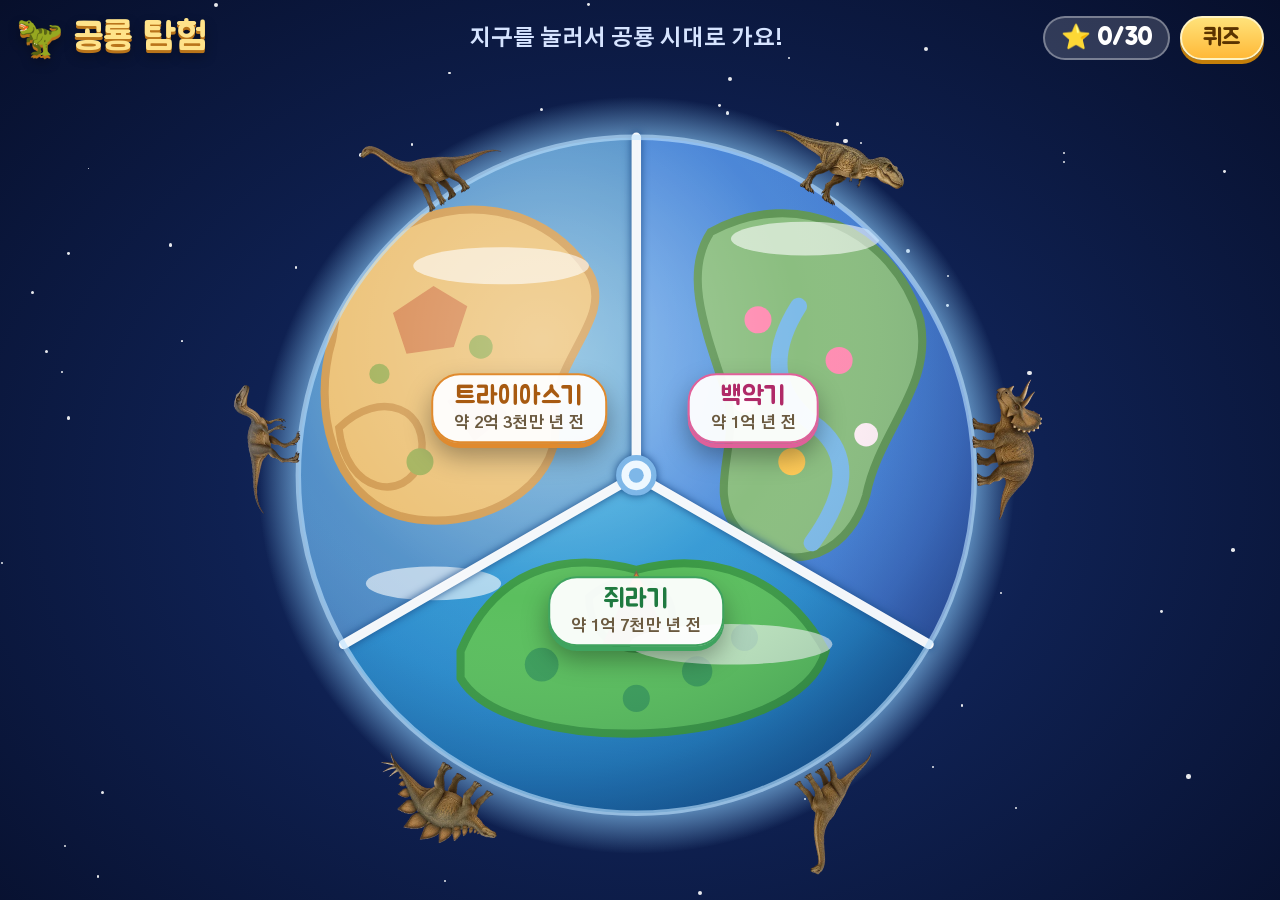
<file: dino/index.html>
<!DOCTYPE html>
<html lang="ko">
<head>
  <meta charset="UTF-8">
  <meta name="viewport" content="width=device-width, initial-scale=1, maximum-scale=1, user-scalable=no, viewport-fit=cover">
  <meta name="theme-color" content="#0E1B3D">
  <meta name="mobile-web-app-capable" content="yes">
  <meta name="apple-mobile-web-app-capable" content="yes">
  <meta name="apple-mobile-web-app-title" content="공룡 탐험">
  <meta name="description" content="6살을 위한 공룡 시대 탐험! 지구에서 공룡 시대로 떠나요.">
  <link rel="manifest" href="manifest.json">
  <link rel="icon" type="image/png" sizes="192x192" href="icons/icon-192.png">
  <link rel="apple-touch-icon" href="icons/apple-touch-icon.png">
  <title>공룡 탐험</title>
  <link rel="stylesheet" href="styles.css">
</head>
<body>
  <div id="app">
    <!-- 첫 화면: 지구 -->
    <section id="home" class="screen">
      <div class="stars" aria-hidden="true"></div>
      <header class="topbar">
        <h1 class="display">🦖 공룡 탐험</h1>
        <p class="hint" id="homeHint">지구를 눌러서 공룡 시대로 가요!</p>
        <div class="top-actions">
          <span class="chip" id="stampChip" aria-label="만난 공룡">⭐ <b id="stampCount">0/30</b></span>
          <button type="button" class="chip gold" id="btnQuiz">퀴즈</button>
        </div>
      </header>
      <svg id="globe" aria-label="지구" role="img"></svg>
      <div id="homeDinos"></div>
      <div id="homePills"></div>
    </section>

    <!-- 시대 화면 -->
    <section id="scene" class="screen" hidden>
      <div id="sceneBg" aria-hidden="true"></div>
      <div id="creatures"></div>
      <div id="sceneFg" aria-hidden="true"></div>
      <header class="scene-top">
        <button type="button" class="back" id="btnBack" aria-label="지구로 돌아가기">🌍 <span>지구</span></button>
        <h2 class="display scene-title" id="sceneTitle"></h2>
        <span class="chip" id="sceneStamp"></span>
      </header>
    </section>

    <!-- 공룡 카드 -->
    <div id="card" class="overlay" hidden role="dialog" aria-modal="true" aria-labelledby="cName">
      <div class="card" id="cardBox">
        <button type="button" class="x" id="cardClose" aria-label="닫기">✕</button>
        <div class="c-left">
          <div class="c-art" id="cArt"></div>
          <div class="c-btns">
            <button type="button" class="round" id="btnPrev" aria-label="앞 친구">◀</button>
            <button type="button" class="speak" id="btnSpeak">🔊 읽어 줘</button>
            <button type="button" class="round" id="btnNext" aria-label="다음 친구">▶</button>
          </div>
        </div>
        <div class="c-right" id="cText">
          <div class="c-head">
            <h2 class="display" id="cName"></h2>
            <div class="chips" id="cChips"></div>
          </div>
          <ul class="facts" id="cFacts"></ul>
          <div class="secret"><strong>쉿! 나만 아는 비밀</strong><span id="cSecret"></span></div>
        </div>
      </div>
    </div>

    <!-- 퀴즈 -->
    <div id="quiz" class="overlay" hidden role="dialog" aria-modal="true">
      <div class="card quiz-card">
        <button type="button" class="x" id="quizClose" aria-label="닫기">✕</button>
        <div class="q-top"><span class="q-step" id="qStep"></span><button type="button" class="speak sm" id="btnQSpeak">🔊 읽어 줘</button></div>
        <h2 class="q-text display" id="qText"></h2>
        <div class="q-opts" id="qOpts"></div>
        <p class="q-msg" id="qMsg" aria-live="polite"></p>
        <button type="button" class="speak next" id="qNext" hidden>다음 ▶</button>
      </div>
    </div>
    <div id="rotateNote" hidden></div>
  </div>
  <script src="data.js"></script>
  <script src="art.js"></script>
  <script src="scenes.js"></script>
  <script src="app.js"></script>
</body>
</html>
</file>
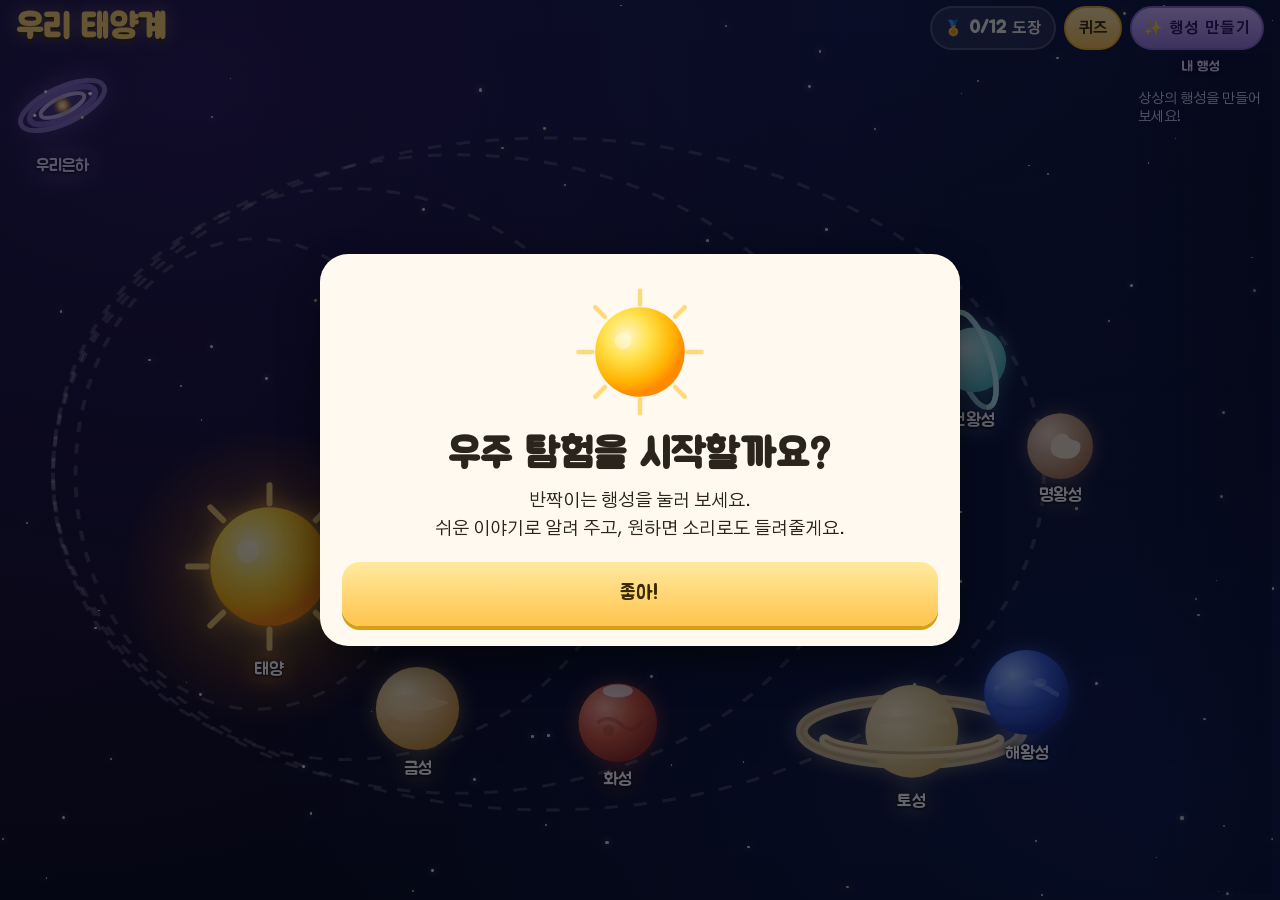
<file: space/index.html>
<!DOCTYPE html>
<html lang="ko">
<head>
  <meta charset="UTF-8">
  <meta name="viewport" content="width=device-width, initial-scale=1, maximum-scale=1, user-scalable=no, viewport-fit=cover">
  <meta name="theme-color" content="#12183A">
  <meta name="mobile-web-app-capable" content="yes">
  <meta name="apple-mobile-web-app-capable" content="yes">
  <meta name="apple-mobile-web-app-status-bar-style" content="black-translucent">
  <meta name="apple-mobile-web-app-title" content="우리 태양계">
  <meta name="description" content="6살도 쉽게 배우는 태양계와 우리은하 탐험, 나만의 상상 행성 만들기">
  <link rel="manifest" href="manifest.json">
  <link rel="icon" type="image/png" sizes="192x192" href="icons/icon-192.png">
  <link rel="apple-touch-icon" href="icons/apple-touch-icon.png">
  <title>우리 태양계</title>
  <link rel="stylesheet" href="styles.css">
</head>
<body>
  <div class="nebula" aria-hidden="true"></div>
  <div id="stars" class="stars" aria-hidden="true"></div>
  <div class="shooting-star" aria-hidden="true"></div>

  <div id="app">
    <header class="topbar">
      <h1 class="display">우리 태양계</h1>
      <div class="top-actions">
        <button type="button" class="chip" id="btn-stamps" aria-label="탐험 도장">
          🏅 <span class="count" id="stamp-count">0/12</span>
          <span class="hide-narrow">도장</span>
        </button>
        <button type="button" class="chip gold" id="btn-quiz" aria-label="퀴즈 시작">퀴즈</button>
        <button type="button" class="chip make" id="btn-make-planet" aria-label="나만의 행성 만들기">✨ <span class="hide-narrow">행성 </span>만들기</button>
      </div>
    </header>

    <main class="stage">
      <button type="button" class="galaxy-btn" id="btn-galaxy" data-id="galaxy" aria-label="우리은하">
        <span class="planet-art" id="galaxy-art" aria-hidden="true"></span>
        <span class="planet-name">우리은하</span>
        <span class="visited-mark" hidden>✓</span>
      </button>
      <div id="system" class="system" aria-label="태양계"></div>
      <aside class="custom-belt" id="custom-belt" aria-label="내 행성">
        <p class="belt-label display">내 행성</p>
        <div class="belt-row" id="custom-planets"></div>
      </aside>
      <p class="hint" id="hint">행성을 눌러 보세요!</p>
    </main>
  </div>

  <div class="overlay" id="card-overlay" hidden>
    <article class="card" id="card" role="dialog" aria-modal="true" aria-labelledby="card-title">
      <div class="card-hero">
        <div class="planet-art" id="card-art" aria-hidden="true"></div>
        <div class="explorer" id="card-explorer" hidden>
          <div class="astronaut-wrap" id="card-astronaut"></div>
          <p id="card-explorer-label">행성을 만든 탐험가</p>
        </div>
      </div>
      <div class="card-copy">
        <p class="card-kicker" id="card-kicker"></p>
        <h2 class="display" id="card-title"></h2>
        <p class="new-stamp" id="new-stamp">🏅 탐험 도장을 받았어요!</p>
        <ul class="facts" id="card-facts"></ul>
        <div class="fun" id="card-fun"></div>
        <div class="meta" id="card-meta"></div>
      </div>
      <div class="card-actions card-actions-custom" id="card-custom-actions" hidden>
        <button type="button" class="btn btn-cert" id="btn-card-cert">발견 증서 저장</button>
      </div>
      <div class="card-actions">
        <button type="button" class="btn btn-speak" id="btn-speak">🔊 읽어 줘</button>
        <button type="button" class="btn btn-edit" id="btn-edit-planet" hidden>바꾸기</button>
        <button type="button" class="btn btn-close" id="btn-close">닫기</button>
      </div>
    </article>
  </div>

  <div class="overlay" id="album-overlay" hidden>
    <div class="album" role="dialog" aria-modal="true" aria-labelledby="album-title">
      <h2 class="display" id="album-title">탐험 도장</h2>
      <p class="sub" id="album-sub"></p>
      <div class="stamp-grid" id="stamp-grid"></div>
      <p class="complete-banner" id="complete-banner">🌟 모든 곳을 탐험했어요! 너는 우주 탐험가예요!</p>
      <div class="card-actions">
        <button type="button" class="btn btn-close" id="btn-album-close">닫기</button>
      </div>
    </div>
  </div>

  <div class="overlay" id="quiz-overlay" hidden>
    <div class="quiz" role="dialog" aria-modal="true" aria-labelledby="quiz-title">
      <h2 class="display" id="quiz-title">우주 퀴즈</h2>
      <div id="quiz-play">
        <div class="quiz-progress" id="quiz-progress"></div>
        <p class="q-text" id="quiz-q"></p>
        <div class="choices" id="quiz-choices"></div>
        <p class="quiz-fb" id="quiz-fb"></p>
      </div>
      <div id="quiz-end" hidden>
        <p class="quiz-score"><span class="big display" id="quiz-score"></span>문제를 맞혔어요!</p>
        <p class="sub" id="quiz-end-msg"></p>
      </div>
      <div class="card-actions">
        <button type="button" class="btn btn-speak" id="btn-quiz-next" hidden>다음</button>
        <button type="button" class="btn btn-speak" id="btn-quiz-retry" hidden>다시 하기</button>
        <button type="button" class="btn btn-close" id="btn-quiz-close">닫기</button>
      </div>
    </div>
  </div>

  <div class="overlay" id="intro-overlay" hidden>
    <div class="intro" role="dialog" aria-modal="true" aria-labelledby="intro-title">
      <div class="planet-art" id="intro-art" aria-hidden="true"></div>
      <h2 class="display" id="intro-title">우주 탐험을 시작할까요?</h2>
      <p>반짝이는 행성을 눌러 보세요.<br>쉬운 이야기로 알려 주고, 원하면 소리로도 들려줄게요.</p>
      <button type="button" class="btn display" id="btn-intro">좋아!</button>
    </div>
  </div>

  <div class="overlay" id="builder-overlay" hidden>
    <div class="builder" role="dialog" aria-modal="true" aria-labelledby="builder-title">
      <h2 class="display" id="builder-title">나만의 행성 만들기</h2>
      <p class="sub">상상의 행성을 만들어요. 진짜 태양계 행성은 아니에요!</p>
      <div class="builder-grid">
        <div class="builder-preview-col">
          <div class="preview-wrap" id="builder-preview" aria-hidden="true"></div>
          <label class="opt-label" for="planet-name">이름</label>
          <input type="text" id="planet-name" class="name-input" maxlength="16" placeholder="행성 이름" autocomplete="off" enterkeyhint="done">
          <div class="name-btns">
            <button type="button" class="mini" id="btn-random-name">랜덤 이름</button>
            <button type="button" class="mini" id="btn-preset-name">우리 아이 행성</button>
          </div>
          <div class="photo-block">
            <p class="opt-label">행성을 만든 탐험가</p>
            <div class="astronaut-wrap" id="builder-astronaut"></div>
            <label class="opt-label" for="explorer-name">탐험가 이름</label>
            <input type="text" id="explorer-name" class="name-input explorer-input" maxlength="12" placeholder="탐험가 이름" autocomplete="off" enterkeyhint="done">
            <div class="name-btns">
              <button type="button" class="mini" id="btn-preset-explorer">우주 탐험가</button>
            </div>
            <input id="planet-photo-input" type="file" accept="image/*" capture="user" hidden>
            <div class="photo-actions">
              <button type="button" class="mini" id="btn-take-photo">사진 찍기</button>
              <button type="button" class="mini" id="btn-clear-photo" hidden>사진 지우기</button>
            </div>
          </div>
        </div>
        <div class="builder-opts-col">
          <div class="travel-block">
            <p class="opt-label">우주선으로 가려면</p>
            <div class="travel-row">
              <span id="travel-preview" class="travel-text"></span>
              <button type="button" class="mini" id="btn-reroll-travel">다시 뽑기</button>
            </div>
          </div>
          <div class="builder-opts" id="builder-opts"></div>
        </div>
      </div>
      <p class="builder-msg" id="builder-msg" hidden></p>
      <div class="card-actions">
        <button type="button" class="btn btn-cert" id="btn-builder-cert">발견 증서 저장</button>
        <button type="button" class="btn btn-speak" id="btn-save-planet">저장</button>
        <button type="button" class="btn btn-danger" id="btn-delete-planet" hidden>삭제</button>
        <button type="button" class="btn btn-close" id="btn-builder-close">닫기</button>
      </div>
    </div>
  </div>

  <div class="overlay" id="confirm-overlay" hidden>
    <div class="confirm-box" role="alertdialog" aria-modal="true" aria-labelledby="confirm-msg">
      <p class="display" id="confirm-msg"></p>
      <div class="card-actions">
        <button type="button" class="btn btn-danger" id="confirm-ok">지울게요</button>
        <button type="button" class="btn btn-close" id="confirm-cancel">아니요</button>
      </div>
    </div>
  </div>

  <div class="overlay" id="cert-overlay" hidden>
    <div class="cert-box" role="dialog" aria-modal="true" aria-labelledby="cert-title">
      <h2 class="display" id="cert-title">새로운 행성 발견 증서</h2>
      <div class="cert-preview-wrap">
        <img id="cert-preview-img" alt="새로운 행성 발견 증서">
      </div>
      <p class="cert-hint" id="cert-hint" hidden>또는 그림을 길게 눌러서 저장하세요</p>
      <div class="card-actions cert-actions">
        <button type="button" class="btn btn-cert" id="btn-cert-save">갤러리에 저장</button>
        <button type="button" class="btn btn-cert-share" id="btn-cert-share" hidden>공유하기</button>
        <button type="button" class="btn btn-close" id="btn-cert-close">닫기</button>
      </div>
    </div>
  </div>

  <p class="toast" id="toast" hidden></p>

  <script src="app.js"></script>
</body>
</html>
</file>
<file: dino/styles.css>
@font-face { font-family: "Jua"; src: url("fonts/Jua.woff") format("woff"); font-weight: 400; font-display: swap; }
@font-face { font-family: "Gothic A1"; src: url("fonts/GothicA1-Regular.woff") format("woff"); font-weight: 400; font-display: swap; }
@font-face { font-family: "Gothic A1"; src: url("fonts/GothicA1-Bold.woff") format("woff"); font-weight: 700; font-display: swap; }

:root {
  --ink: #fffdf5; --card: #fffaf0; --card-ink: #2b2118; --gold: #ffd35a; --gold-d: #e8a91b;
  --green: #4cb06a; --blue: #4a8fe8; --pink: #ff7aa0;
  --touch: 60px;
}
* { box-sizing: border-box; -webkit-tap-highlight-color: transparent; }
html, body { margin: 0; height: 100%; overflow: hidden; background: #0b1530; overscroll-behavior: none; }
body {
  font-family: "Gothic A1", "Apple SD Gothic Neo", "Noto Sans CJK KR", "Malgun Gothic", sans-serif;
  color: var(--ink); word-break: keep-all; user-select: none; -webkit-user-select: none; touch-action: manipulation;
}
button { font: inherit; color: inherit; border: 0; background: none; padding: 0; cursor: pointer; }
.display { font-family: "Jua", "Gothic A1", sans-serif; font-weight: 400; margin: 0; }
[hidden] { display: none !important; }

#app { position: fixed; left: 0; top: 0; width: var(--app-w, 100vw); height: var(--app-h, 100dvh); overflow: hidden; }
.screen { position: absolute; inset: 0; overflow: hidden; }

/* ---------- 첫 화면 ---------- */
#home { background: radial-gradient(ellipse at 50% 55%, #1a3a7a 0%, #0f2152 45%, #070f2b 100%); }
.stars { position: absolute; inset: 0; background-repeat: repeat; opacity: .9; pointer-events: none; }
.star { position: absolute; border-radius: 50%; background: #fff; animation: twinkle 3s ease-in-out infinite; }
@keyframes twinkle { 0%,100% { opacity: .25; transform: scale(.8); } 50% { opacity: 1; transform: scale(1.2); } }

.topbar {
  position: absolute; left: 0; right: 0; top: 0; z-index: 5; display: flex; align-items: center; gap: 12px;
  padding: calc(env(safe-area-inset-top, 0px) + 8px) 16px 4px; height: var(--topH, 56px);
}
.topbar h1 { font-size: clamp(22px, 4.6vmin, 38px); color: #ffe38a; text-shadow: 0 3px 0 #b9741a, 0 6px 12px rgba(0,0,0,.4); white-space: nowrap; }
.hint { flex: 1; margin: 0; font-size: clamp(14px, 2.6vmin, 22px); color: #d6e4ff; text-align: center; font-weight: 700; }
.top-actions { display: flex; gap: 10px; align-items: center; }
.chip {
  display: inline-flex; align-items: center; justify-content: center; gap: 6px; min-height: 44px; padding: 0 16px; border-radius: 999px;
  background: rgba(255,255,255,.16); border: 2px solid rgba(255,255,255,.35); font-family: "Jua", sans-serif; font-size: clamp(16px, 2.8vmin, 24px); color: #fff;
}
.chip.gold { background: linear-gradient(#ffe27a, #ffb938); color: #5a3300; border-color: #fff3c2; min-width: 84px; box-shadow: 0 4px 0 #c47f0a; }
.chip.gold:active { transform: translateY(3px); box-shadow: 0 1px 0 #c47f0a; }

#globe { position: absolute; overflow: visible; z-index: 1; }
#globe .band { fill: #fff; fill-opacity: 0; cursor: pointer; pointer-events: all; }
#globe .band.press { fill: rgba(255,255,255,.28); }
#globe .seams line { stroke: #ffffff; stroke-width: 2.8; stroke-linecap: round; opacity: .95; }
#globe .seams { filter: drop-shadow(0 0 1.2px #1a4a86); }
.globe-float { animation: gfloat 6s ease-in-out infinite; transform-origin: 100px 100px; }
@keyframes gfloat { 0%,100% { transform: rotate(-.8deg); } 50% { transform: rotate(.8deg); } }
.gcloud { animation: gdrift 26s linear infinite alternate; }
@keyframes gdrift { from { transform: translateX(-6px); } to { transform: translateX(8px); } }

#homeDinos, #homePills { position: absolute; inset: 0; pointer-events: none; z-index: 3; }
.hd { position: absolute; pointer-events: auto; padding: 0; }
.hd .flip { width: 100%; height: 100%; }
.hd .walk { width: 100%; height: 100%; }
.pill {
  position: absolute; pointer-events: auto; transform: translate(-50%, -50%); text-align: center; z-index: 4;
  padding: .28em .8em .32em; border-radius: 1.1em; background: rgba(255,255,255,.95); color: #3a2a12; border: .1em solid var(--c);
  box-shadow: 0 .18em 0 var(--c), 0 .5em 1em rgba(0,0,0,.35); line-height: 1.15; white-space: nowrap;
}
.pill:active { transform: translate(-50%, -46%); box-shadow: 0 .06em 0 var(--c); }
.pill b { display: block; font-family: "Jua", sans-serif; font-weight: 400; font-size: 1em; color: var(--cd); }
.pill small { display: block; font-size: .62em; font-weight: 700; color: #6b5a40; margin-top: .1em; }
.pill .done { position: absolute; right: -.35em; top: -.55em; font-size: .8em; }

/* ---------- 공룡 그림 움직임 ---------- */
.dino-svg { display: block; width: 100%; height: auto; overflow: visible; pointer-events: none; }
.dino-svg .bob { animation: bob 1.3s ease-in-out infinite alternate; animation-delay: var(--d, 0s); transform-box: view-box; }
@keyframes bob { from { transform: translateY(1px); } to { transform: translateY(-3px); } }
.dino-svg .tail { animation: wag 1.9s ease-in-out infinite alternate; animation-delay: var(--d, 0s); }
@keyframes wag { from { transform: rotate(-5deg); } to { transform: rotate(6deg); } }
.dino-svg .head { animation: nod 2.2s ease-in-out infinite alternate; animation-delay: var(--d, 0s); }
@keyframes nod { from { transform: translateY(1.5px) rotate(-2deg); } to { transform: translateY(-2px) rotate(2.5deg); } }
.dino-svg .legA { animation: legA .9s ease-in-out infinite alternate; animation-delay: var(--d, 0s); }
.dino-svg .legB { animation: legB .9s ease-in-out infinite alternate; animation-delay: var(--d, 0s); }
@keyframes legA { from { transform: rotate(-6deg); } to { transform: rotate(6deg); } }
@keyframes legB { from { transform: rotate(6deg); } to { transform: rotate(-6deg); } }
.dino-svg .arm { animation: armw 1.1s ease-in-out infinite alternate; animation-delay: var(--d, 0s); }
@keyframes armw { from { transform: rotate(-10deg); } to { transform: rotate(12deg); } }
.dino-svg .wingF { animation: flapF .55s ease-in-out infinite alternate; animation-delay: var(--d, 0s); }
.dino-svg .wingB { animation: flapB .55s ease-in-out infinite alternate; animation-delay: var(--d, 0s); }
@keyframes flapF { from { transform: rotate(-12deg) scaleY(1); } to { transform: rotate(34deg) scaleY(.8); } }
@keyframes flapB { from { transform: rotate(-6deg); } to { transform: rotate(28deg); } }
.card .dino-svg .bob, .card .dino-svg .legA, .card .dino-svg .legB { animation-duration: 1.6s; }
body.pausedAnim #home .dino-svg *, body.pausedAnim #scene .dino-svg *, body.pausedAnim .walk, body.pausedAnim .flight { animation-play-state: paused !important; }

/* 앞뒤로 천천히 걷기 */
.walk { animation: walk var(--wd, 14s) linear infinite; animation-delay: var(--wl, 0s); }
@keyframes walk {
  0% { transform: translateX(calc(var(--amp, 30px) * -1)) scaleX(1); }
  49.5% { transform: translateX(var(--amp, 30px)) scaleX(1); }
  50% { transform: translateX(var(--amp, 30px)) scaleX(-1); }
  99.5% { transform: translateX(calc(var(--amp, 30px) * -1)) scaleX(-1); }
  100% { transform: translateX(calc(var(--amp, 30px) * -1)) scaleX(1); }
}
.walk.rev { animation-name: walkrev; }
@keyframes walkrev {
  0% { transform: translateX(var(--amp, 30px)) scaleX(-1); }
  49.5% { transform: translateX(calc(var(--amp, 30px) * -1)) scaleX(-1); }
  50% { transform: translateX(calc(var(--amp, 30px) * -1)) scaleX(1); }
  99.5% { transform: translateX(var(--amp, 30px)) scaleX(1); }
  100% { transform: translateX(var(--amp, 30px)) scaleX(-1); }
}
.flight { animation: flight var(--wd, 22s) linear infinite; animation-delay: var(--wl, 0s); }
@keyframes flight {
  0% { transform: translate(calc(var(--amp) * -1), 0) scaleX(1); }
  25% { transform: translate(calc(var(--amp) * -.5), calc(var(--fy, 20px) * -1)) scaleX(1); }
  49.5% { transform: translate(var(--amp), 0) scaleX(1); }
  50% { transform: translate(var(--amp), 0) scaleX(-1); }
  75% { transform: translate(calc(var(--amp) * .5), calc(var(--fy, 20px) * -1)) scaleX(-1); }
  99.5% { transform: translate(calc(var(--amp) * -1), 0) scaleX(-1); }
  100% { transform: translate(calc(var(--amp) * -1), 0) scaleX(1); }
}

/* ---------- 시대 화면 ---------- */
#sceneBg, #sceneFg, #creatures { position: absolute; inset: 0; }
#sceneBg svg, #sceneFg svg { display: block; position: absolute; left: 0; top: 0; }
#sceneBg .era-photo {
  position: absolute; left: 0; top: 0; width: 100%; height: 100%;
  object-fit: cover; object-position: center 38%; pointer-events: none; display: block;
}
#sceneFg .era-veil {
  position: absolute; inset: 0; pointer-events: none;
  background: linear-gradient(to bottom, rgba(0,0,0,0) 45%, rgba(20,16,8,.16) 100%);
}
#sceneFg { pointer-events: none; z-index: 4; }
#creatures { z-index: 2; }
.cloud { animation: cloud linear infinite alternate; }
@keyframes cloud { from { transform: translateX(-40px); } to { transform: translateX(60px); } }
.smoke { animation: smoke 4.8s ease-out infinite; transform-box: fill-box; opacity: 0; }
@keyframes smoke { 0% { transform: translate(0,0) scale(.6); opacity: .8; } 100% { transform: translate(14px,-60px) scale(2.4); opacity: 0; } }

.scene-top {
  position: absolute; left: 0; right: 0; top: 0; z-index: 6; display: flex; align-items: center; justify-content: space-between; gap: 10px;
  padding: calc(env(safe-area-inset-top, 0px) + 8px) 12px 0; pointer-events: none;
}
.scene-top > * { pointer-events: auto; }
.back {
  display: inline-flex; align-items: center; gap: 8px; height: 60px; min-width: 60px; padding: 0 20px 0 16px; border-radius: 999px; font-family: "Jua", sans-serif; font-size: 26px;
  background: linear-gradient(#ffe27a, #ffb938); color: #5a3300; border: 3px solid #fff3c2; box-shadow: 0 5px 0 #c47f0a, 0 8px 14px rgba(0,0,0,.25);
}
.back:active { transform: translateY(4px); box-shadow: 0 1px 0 #c47f0a; }
.scene-title {
  flex: 1; text-align: center; font-size: clamp(22px, 4.4vmin, 40px); color: #fff; line-height: 1.1;
  text-shadow: 0 3px 0 var(--ec, #444), 0 0 14px rgba(0,0,0,.35), 2px 2px 0 var(--ec, #444), -2px 2px 0 var(--ec, #444);
}
.tpill { display: inline-block; padding: .08em .7em .14em; border-radius: 1em; background: rgba(20,30,50,.42); backdrop-filter: blur(2px); }
.scene-title small { display: block; font-size: .55em; opacity: .95; font-family: "Gothic A1", sans-serif; font-weight: 700; text-shadow: 0 2px 6px rgba(0,0,0,.5); }
#sceneStamp { background: rgba(0,0,0,.28); }

.cr { position: absolute; padding: 0; }
.cr .walk, .cr .flight { position: relative; z-index: var(--z, 2); }
.cr .hit { position: absolute; inset: -4% -2% -6%; }
.cr .flip { width: 100%; height: 100%; }
.cr .nm {
  position: absolute; left: 50%; bottom: 0; transform: translate(-50%, 100%); white-space: nowrap; pointer-events: none; z-index: 45;
  font-family: "Jua", sans-serif; font-size: var(--nmfs, 15px); line-height: 1; padding: .22em .6em .28em; border-radius: 999px; background: rgba(255,255,255,.88); color: #3a2a12; border: 2px solid rgba(60,40,10,.25);
}
.cr .nm i { font-style: normal; margin-left: .2em; }
.cr.friend .nm { background: #e5f4ff; color: #1d4a7a; }
.cr.hop .flip { animation: hop .4s ease-out; }
@keyframes hop { 0% { transform: translateY(0) scale(1); } 40% { transform: translateY(-18px) scale(1.08); } 100% { transform: translateY(0) scale(1); } }
.cr:active .nm, .hd:active .flip { filter: brightness(1.1); }

/* ---------- 카드 ---------- */
.overlay { position: absolute; inset: 0; z-index: 20; display: flex; align-items: center; justify-content: center; background: rgba(8,14,34,.62); padding: 10px; animation: fadein .2s ease-out; }
@keyframes fadein { from { opacity: 0; } to { opacity: 1; } }
.card {
  --fs: clamp(13px, min(2.4vw, 3.15vh), 24px);
  position: relative; width: min(100%, 1040px); height: min(100%, 780px); display: grid; grid-template-columns: 40% 1fr; gap: 0; overflow: hidden;
  border-radius: 28px; background: var(--card); color: var(--card-ink); box-shadow: 0 20px 60px rgba(0,0,0,.55); font-size: var(--fs); animation: pop .25s ease-out;
}
@keyframes pop { from { transform: scale(.92); opacity: .4; } to { transform: scale(1); opacity: 1; } }
.x { position: absolute; right: 10px; top: 10px; z-index: 3; width: var(--touch); height: var(--touch); border-radius: 50%; background: #fff; border: 3px solid #e3d6bd; font-size: 26px; color: #6a5638; box-shadow: 0 4px 0 #cdbd9b; }
.x:active { transform: translateY(3px); box-shadow: 0 1px 0 #cdbd9b; }
.c-left { display: flex; flex-direction: column; background: var(--ebg, #cfeab0); min-height: 0; padding: 12px 12px 14px; gap: 8px; }
.c-art { flex: 1; min-height: 0; display: flex; align-items: center; justify-content: center; border-radius: 22px; background: radial-gradient(ellipse at 50% 85%, var(--eg, #e9f6d3) 0%, transparent 70%); }
.c-art .dino-svg { width: 100%; max-height: 100%; }
.c-btns { display: flex; align-items: center; justify-content: center; gap: 10px; }
.round { width: var(--touch); height: var(--touch); border-radius: 50%; background: #fff; border: 3px solid rgba(0,0,0,.12); font-size: 24px; color: #4b3b22; box-shadow: 0 4px 0 rgba(0,0,0,.15); flex: none; }
.round:active { transform: translateY(3px); box-shadow: none; }
.speak { height: var(--touch); padding: 0 22px; border-radius: 999px; background: linear-gradient(#6fd08a, #3fae62); color: #fff; font-family: "Jua", sans-serif; font-size: 1.35em; border: 3px solid #c9f2d6; box-shadow: 0 5px 0 #2a8a4a; white-space: nowrap; flex: 1; max-width: 240px; }
.speak:active { transform: translateY(4px); box-shadow: 0 1px 0 #2a8a4a; }
.speak.playing { background: linear-gradient(#ff9a7a, #ee6a4a); border-color: #ffd5c8; box-shadow: 0 5px 0 #b8402a; }
.speak.sm { height: 48px; font-size: 1.05em; padding: 0 16px; flex: none; }

.c-right { padding: 16px 78px 16px 22px; display: flex; flex-direction: column; gap: .5em; min-height: 0; overflow: hidden; }
.c-head h2 { font-size: 2.05em; line-height: 1.05; color: var(--en, #2b6a3a); }
.chips { display: flex; flex-wrap: wrap; gap: .4em; margin-top: .35em; }
.chips span { font-weight: 700; font-size: .74em; padding: .22em .75em; border-radius: 999px; background: #fff; border: 2px solid #e8dcc2; color: #4b3b22; }
.chips .era { background: var(--ec, #eee); color: #fff; border-color: transparent; font-family: "Jua", sans-serif; font-weight: 400; }
.chips .friend { background: #dff1ff; color: #1d5a94; border-color: #b8dcf8; }
.chips .korea { background: #fff0f0; color: #c0283a; border-color: #ffc7cc; }
.facts { list-style: none; margin: 0; padding: 0; display: flex; flex-direction: column; gap: .4em; }
.facts li { display: flex; gap: .5em; align-items: flex-start; font-size: .96em; line-height: 1.32; font-weight: 700; background: #fff; border-radius: 14px; padding: .3em .6em; border: 2px solid #efe4cc; }
.facts li .ic { flex: none; width: 1.5em; text-align: center; }
.secret { margin-top: auto; padding: .45em .8em .5em; border-radius: 16px; background: #e8f0ff; border: 2px dashed #8aa8ee; font-size: .92em; line-height: 1.36; font-weight: 700; }
.secret strong { display: block; font-family: "Jua", sans-serif; font-weight: 400; font-size: 1.15em; color: #2c4c9a; margin-bottom: .1em; }
.secret strong::before { content: "🤫 "; }

/* 퀴즈 */
.quiz-card { display: flex; flex-direction: column; align-items: stretch; gap: .5em; padding: 18px 20px 16px; width: min(100%, 900px); height: min(100%, 640px); }
.q-top { display: flex; align-items: center; gap: 12px; padding-right: 72px; }
.q-step { font-family: "Jua", sans-serif; font-size: 1.3em; color: #2c4c9a; background: #e8f0ff; padding: .1em .8em; border-radius: 999px; }
.q-text { font-size: 1.75em; line-height: 1.25; color: #2b2118; }
.q-opts { display: grid; grid-template-columns: repeat(3, 1fr); gap: 12px; flex: 1; min-height: 0; }
.opt { display: flex; flex-direction: column; align-items: center; justify-content: center; gap: 4px; border-radius: 22px; background: #fff; border: 4px solid #e8dcc2; padding: 8px; font-family: "Jua", sans-serif; font-size: 1.2em; min-height: 90px; min-width: 0; box-shadow: 0 5px 0 #d8c9a8; color: #3a2a12; }
.opt .dino-svg { max-height: 100%; flex: 1; min-height: 0; width: 100%; }
.opt .art { flex: 1; min-height: 0; width: 100%; display: flex; align-items: center; justify-content: center; }
.opt:active { transform: translateY(3px); box-shadow: 0 2px 0 #d8c9a8; }
.opt.ok { background: #d9f7e3; border-color: #3fae62; }
.opt.no { background: #ffe3de; border-color: #ee6a4a; }
.opt.eraopt { font-size: 1.8em; }
.q-msg { min-height: 1.5em; margin: 0; font-family: "Jua", sans-serif; font-size: 1.4em; text-align: center; color: #2a8a4a; }
.speak.next { align-self: center; max-width: 260px; flex: none; }

/* 가로가 짧은 태블릿 */
@media (max-height: 640px) {
  :root { --touch: 56px; }
  .chip { min-height: 40px; }
  .back { height: 54px; font-size: 22px; }
  .c-right { padding: 12px 74px 10px 18px; }
}
/* 세로 화면 */
@media (orientation: portrait) {
  .card { grid-template-columns: 1fr; grid-template-rows: 36% 1fr; width: min(100%, 760px); height: min(100%, 1180px); --fs: clamp(15px, min(3.1vw, 2.4vh), 26px); }
  .c-right { padding: 14px 18px 16px; overflow: hidden; }
  .c-head { padding-right: 70px; }
  .quiz-card { width: min(100%, 700px); height: min(100%, 900px); }
  .q-opts { grid-template-columns: 1fr; }
  .opt { flex-direction: row; justify-content: flex-start; gap: 16px; padding: 8px 16px; }
  .opt .art { width: 38%; flex: none; height: 100%; }
  .hint { display: none; }
  .topbar { justify-content: space-between; }
}
@media (prefers-reduced-motion: reduce) {
  .walk, .flight, .dino-svg *, .cloud, .gcloud { animation-duration: 0s !important; animation: none !important; }
}
@keyframes lblwalk { from { transform: translate(calc(-50% - var(--amp, 30px)), 100%); } to { transform: translate(calc(-50% + var(--amp, 30px)), 100%); } }
body.pausedAnim .nm { animation-play-state: paused !important; }
@media (orientation: portrait) { .facts li { font-size: 1.08em; padding: .45em .7em; } .secret { font-size: 1.02em; } .c-head h2 { font-size: 2.3em; } }
</file>
<file: space/styles.css>
@font-face {
  font-family: "Jua";
  src: url("fonts/Jua.woff") format("woff");
  font-weight: 400;
  font-display: swap;
}
@font-face {
  font-family: "Gothic A1";
  src: url("fonts/GothicA1-Regular.woff") format("woff");
  font-weight: 400;
  font-display: swap;
}
@font-face {
  font-family: "Gothic A1";
  src: url("fonts/GothicA1-Bold.woff") format("woff");
  font-weight: 700;
  font-display: swap;
}

:root {
  --bg: #070B1C;
  --ink: #F6F3EA;
  --ink-dim: #C9D0E8;
  --card: #FFF9EF;
  --card-ink: #2A241C;
  --card-soft: #5C5348;
  --gold: #FFD56A;
  --accent: #7C9CFF;
  --ok: #3DDC97;
  --bad: #FF7A7A;
  --shadow: 0 16px 40px rgba(0, 0, 0, 0.45);
  --touch: 64px;
  --safe-t: env(safe-area-inset-top, 0px);
  --safe-b: env(safe-area-inset-bottom, 0px);
  --safe-l: env(safe-area-inset-left, 0px);
  --safe-r: env(safe-area-inset-right, 0px);
}

* { box-sizing: border-box; -webkit-tap-highlight-color: transparent; }
html, body { height: 100%; margin: 0; }
html { height: -webkit-fill-available; height: 100dvh; height: var(--app-height, 100dvh); }
body {
  font-family: "Gothic A1", "Apple SD Gothic Neo", "Noto Sans CJK KR", "Malgun Gothic", sans-serif;
  color: var(--ink);
  background: var(--bg);
  min-height: 100%;
  min-height: 100dvh;
  min-height: var(--app-height, 100dvh);
  height: 100%;
  height: 100dvh;
  height: var(--app-height, 100dvh);
  max-height: var(--app-height, 100dvh);
  overflow: hidden;
  word-break: keep-all;
  user-select: none;
  -webkit-user-select: none;
  touch-action: manipulation;
}
button { font: inherit; color: inherit; cursor: pointer; border: none; background: none; padding: 0; }
input, textarea { font: inherit; color: inherit; user-select: text; -webkit-user-select: text; }
[hidden] { display: none !important; }
.display { font-family: "Jua", "Apple SD Gothic Neo", sans-serif; letter-spacing: 0.02em; }

/* ---------- sky ---------- */
.stars, .nebula {
  position: fixed;
  inset: 0;
  pointer-events: none;
  z-index: 0;
}
.nebula {
  background:
    radial-gradient(ellipse at 15% 10%, rgba(92, 40, 160, 0.35), transparent 50%),
    radial-gradient(ellipse at 90% 85%, rgba(20, 50, 140, 0.4), transparent 55%),
    radial-gradient(ellipse at 70% 0%, rgba(40, 70, 180, 0.22), transparent 45%),
    radial-gradient(ellipse at 0% 70%, rgba(90, 20, 80, 0.18), transparent 40%),
    linear-gradient(180deg, #0B1028 0%, #070B1C 55%, #050814 100%);
}
.star {
  position: absolute;
  width: var(--s, 2px);
  height: var(--s, 2px);
  background: #fff;
  border-radius: 50%;
  opacity: 0.85;
  animation: twinkle var(--t, 3s) ease-in-out infinite;
  animation-delay: var(--d, 0s);
  box-shadow: 0 0 6px rgba(255, 255, 255, 0.7);
}
.star.gold { background: #FFE9A0; box-shadow: 0 0 8px rgba(255, 213, 106, 0.8); }
@keyframes twinkle {
  0%, 100% { opacity: 0.25; transform: scale(0.8); }
  50% { opacity: 1; transform: scale(1.15); }
}

.shooting-star {
  position: fixed;
  top: 12%;
  left: -10%;
  width: 90px;
  height: 2px;
  background: linear-gradient(90deg, transparent, #fff);
  border-radius: 2px;
  opacity: 0;
  z-index: 0;
  pointer-events: none;
  animation: shoot 11s linear infinite;
  animation-delay: 4s;
}
@keyframes shoot {
  0%, 82% { opacity: 0; transform: translate(0, 0) rotate(-18deg); }
  84% { opacity: 1; }
  92% { opacity: 0; transform: translate(120vw, 42vh) rotate(-18deg); }
  100% { opacity: 0; }
}

/* ---------- app shell ---------- */
#app {
  position: relative;
  z-index: 1;
  height: 100%;
  height: 100dvh;
  height: var(--app-height, 100dvh);
  max-height: var(--app-height, 100dvh);
  overflow: hidden;
  display: flex;
  flex-direction: column;
  padding: var(--safe-t) var(--safe-r) var(--safe-b) var(--safe-l);
}
.topbar {
  display: flex;
  align-items: center;
  justify-content: space-between;
  gap: 12px;
  padding: 10px 16px 6px;
  min-height: 64px;
  flex-shrink: 0;
}
.topbar h1 {
  margin: 0;
  font-size: clamp(26px, 4.2vmin, 40px);
  color: var(--gold);
  text-shadow: 0 2px 0 #3A2A00, 0 0 18px rgba(255, 213, 106, 0.35);
}
.top-actions { display: flex; gap: 8px; align-items: center; }
.chip {
  display: inline-flex;
  align-items: center;
  justify-content: center;
  gap: 6px;
  min-height: 52px;
  padding: 0 16px;
  border-radius: 999px;
  background: rgba(255, 255, 255, 0.1);
  border: 2px solid rgba(255, 255, 255, 0.18);
  color: var(--ink);
  font-weight: 700;
  font-size: 16px;
  backdrop-filter: blur(8px);
}
.chip:active { transform: scale(0.97); }
.chip.gold {
  background: linear-gradient(180deg, #FFEAA0, #FFC44D);
  color: #3A2A00;
  border-color: #F0B422;
}
.chip .count { font-family: "Jua", sans-serif; font-size: 18px; }
.chip.make {
  background: linear-gradient(180deg, #D4B8FF, #9B7EDE);
  color: #2A1654;
  border-color: #8A6AD0;
}

.stage {
  position: relative;
  flex: 1;
  min-height: 0;
  display: flex;
  flex-direction: column;
  align-items: stretch;
  padding: 4px 8px 0;
}

.hint {
  display: none;
}

/* ---------- solar system ---------- */
.system {
  position: relative;
  flex: 1;
  width: 100%;
  min-height: 0;
  height: auto;
}
.orbit-deco {
  position: absolute;
  inset: 0;
  width: 100%;
  height: 100%;
  pointer-events: none;
  z-index: 0;
  overflow: hidden;
}
.orbit-deco ellipse {
  fill: none;
  stroke: rgba(255, 255, 255, 0.18);
  stroke-width: 0.35;
  stroke-dasharray: 1.2 1.4;
}
.orbit-deco .land { display: none; }
@media (orientation: landscape) {
  .orbit-deco .port { display: none; }
  .orbit-deco .land { display: block; }
}

.sun-wrap,
.system .cluster,
.system > .body {
  position: absolute;
  left: var(--x);
  top: var(--y);
  z-index: 2;
  animation: drift var(--dur, 16s) linear infinite;
  animation-delay: var(--delay, 0s);
  --amp: 10px;
}
@keyframes drift {
  from { transform: translate(-50%, -50%) rotate(0deg) translateX(var(--amp)) rotate(0deg); }
  to { transform: translate(-50%, -50%) rotate(360deg) translateX(var(--amp)) rotate(-360deg); }
}

/* Portrait: sun upper-center, inner planets around it, outer planets below */
.sun-wrap { --x: 50%; --y: 30%; --amp: 0px; --dur: 20s; }
.system > .body[data-id="mercury"] { --x: 28%; --y: 18%; --amp: 8px; --dur: 11s; --delay: -2s; }
.system > .body[data-id="venus"]   { --x: 72%; --y: 18%; --amp: 9px; --dur: 14s; --delay: -5s; }
.system .cluster                  { --x: 28%; --y: 45%; --amp: 9px; --dur: 18s; --delay: -8s; }
.system > .body[data-id="mars"]    { --x: 72%; --y: 45%; --amp: 10px; --dur: 16s; --delay: -3s; }
.system > .body[data-id="jupiter"] { --x: 18%; --y: 66%; --amp: 11px; --dur: 22s; --delay: -6s; }
.system > .body[data-id="saturn"]  { --x: 50%; --y: 66%; --amp: 10px; --dur: 26s; --delay: -10s; }
.system > .body[data-id="uranus"]  { --x: 82%; --y: 66%; --amp: 9px; --dur: 24s; --delay: -4s; }
.system > .body[data-id="neptune"] { --x: 32%; --y: 84%; --amp: 8px; --dur: 28s; --delay: -12s; }
.system > .body[data-id="pluto"]   { --x: 70%; --y: 84%; --amp: 8px; --dur: 32s; --delay: -7s; }

@media (orientation: landscape) {
  .sun-wrap { --x: 15%; --y: 50%; }
  .system > .body[data-id="mercury"] { --x: 30%; --y: 30%; }
  .system > .body[data-id="venus"]   { --x: 32%; --y: 72%; }
  .system .cluster                  { --x: 46%; --y: 32%; }
  .system > .body[data-id="mars"]    { --x: 50%; --y: 74%; }
  .system > .body[data-id="jupiter"] { --x: 62%; --y: 30%; }
  .system > .body[data-id="saturn"]  { --x: 70%; --y: 72%; }
  .system > .body[data-id="uranus"]  { --x: 80%; --y: 30%; }
  .system > .body[data-id="neptune"] { --x: 86%; --y: 70%; }
  .system > .body[data-id="pluto"]   { --x: 90%; --y: 42%; }
}

.body {
  display: flex;
  flex-direction: column;
  align-items: center;
  justify-content: center;
  width: var(--size);
  height: auto;
  filter: drop-shadow(0 0 10px var(--glow, rgba(255,255,255,0.35)));
  transform-origin: center center;
  position: relative;
}
.body .planet-art {
  display: block;
  width: var(--size);
  height: var(--size);
  pointer-events: none;
}
.body[data-id="saturn"] { width: calc(var(--size) * 1.75); }
.body[data-id="saturn"] .planet-art {
  width: calc(var(--size) * 1.75);
  height: var(--size);
}
.body[data-id="uranus"] { width: calc(var(--size) * 1.25); }
.body[data-id="uranus"] .planet-art {
  width: calc(var(--size) * 1.25);
  height: var(--size);
}
.planet-name {
  margin-top: 2px;
  font-family: "Jua", sans-serif;
  font-size: clamp(13px, 2.2vmin, 18px);
  color: #fff;
  text-shadow: 0 1px 2px #000, 0 0 8px #000;
  white-space: nowrap;
  line-height: 1.1;
  pointer-events: none;
}
.body:active .planet-art { transform: scale(0.94); }
.body:focus-visible {
  outline: 3px solid var(--gold);
  outline-offset: 4px;
  border-radius: 50%;
}

.visited-mark {
  position: absolute;
  top: -4px;
  right: -2px;
  width: 20px;
  height: 20px;
  border-radius: 50%;
  background: var(--ok);
  color: #073;
  font-size: 12px;
  font-weight: 700;
  display: flex;
  align-items: center;
  justify-content: center;
  box-shadow: 0 1px 4px rgba(0,0,0,0.4);
  z-index: 2;
}
.visited-mark[hidden] { display: none !important; }
.cluster { width: var(--size); height: var(--size); }
.cluster .body[data-id="earth"] { position: relative; width: var(--size); }

.moon-orbit {
  position: absolute;
  left: 50%;
  top: 50%;
  width: calc(var(--size) * 1.85);
  height: calc(var(--size) * 1.85);
  margin: calc(var(--size) * -0.925) 0 0 calc(var(--size) * -0.925);
  animation: moon-spin 7.5s linear infinite;
  pointer-events: none;
  z-index: 3;
}
@keyframes moon-spin { to { transform: rotate(360deg); } }
.moon-orbit .body {
  position: absolute;
  left: 50%;
  top: 0;
  animation: moon-unspin 7.5s linear infinite;
  pointer-events: auto;
  --size: clamp(56px, 8vmin, 72px);
}
@keyframes moon-unspin {
  from { transform: translate(-50%, -50%) rotate(0deg); }
  to { transform: translate(-50%, -50%) rotate(-360deg); }
}

.sun-wrap .body { --size: clamp(118px, 21vmin, 185px); }
.sun-glow {
  position: absolute;
  inset: -28%;
  border-radius: 50%;
  background: radial-gradient(circle, rgba(255, 200, 40, 0.55) 0%, rgba(255, 140, 0, 0.18) 45%, transparent 70%);
  animation: pulse 3.6s ease-in-out infinite;
  pointer-events: none;
  z-index: -1;
}
@keyframes pulse {
  0%, 100% { transform: scale(1); opacity: 0.85; }
  50% { transform: scale(1.12); opacity: 1; }
}

.galaxy-btn {
  position: absolute;
  top: 4px;
  left: 8px;
  z-index: 5;
  display: flex;
  flex-direction: column;
  align-items: center;
  width: clamp(72px, 12vmin, 110px);
  filter: drop-shadow(0 0 12px rgba(180, 140, 255, 0.55));
}
.galaxy-btn .planet-art {
  width: clamp(64px, 11vmin, 100px);
  height: clamp(64px, 11vmin, 100px);
}
.galaxy-btn:active { transform: scale(0.96); }
.galaxy-btn .planet-name { font-size: clamp(13px, 2vmin, 17px); color: #E2D4FF; }

/* ---------- overlays / cards ---------- */
.overlay {
  position: fixed;
  inset: 0;
  z-index: 20;
  background: rgba(4, 6, 18, 0.62);
  display: flex;
  align-items: center;
  justify-content: center;
  padding: calc(16px + var(--safe-t)) calc(16px + var(--safe-r)) calc(16px + var(--safe-b)) calc(16px + var(--safe-l));
}
.overlay[hidden] { display: none !important; }

.card {
  position: relative;
  width: min(560px, 100%);
  max-height: 100%;
  overflow: auto;
  background: var(--card);
  color: var(--card-ink);
  border-radius: 28px;
  box-shadow: var(--shadow);
  padding: 20px 22px 18px;
  animation: pop 0.32s ease;
}
@keyframes pop {
  from { transform: scale(0.88) translateY(16px); opacity: 0; }
  to { transform: scale(1) translateY(0); opacity: 1; }
}
.card-hero {
  display: flex;
  flex-direction: column;
  align-items: center;
  margin-top: -8px;
  padding: 8px 8px 0;
}
.card-hero .planet-art {
  width: min(180px, 42vw);
  height: min(180px, 42vw);
  filter: drop-shadow(0 8px 16px rgba(0,0,0,0.2));
}
.card[data-id="saturn"] .card-hero .planet-art,
.card[data-id="uranus"] .card-hero .planet-art {
  width: min(240px, 58vw);
  height: min(150px, 36vw);
}
.card-kicker {
  margin: 4px 0 0;
  font-size: 15px;
  font-weight: 700;
  color: var(--accent-ink, #6B5A1A);
  letter-spacing: 0.02em;
}
.card h2 {
  margin: 0;
  font-size: clamp(36px, 7vmin, 52px);
  color: var(--card-ink);
  line-height: 1.1;
  text-align: center;
}
.new-stamp {
  margin: 8px auto 0;
  display: none;
  width: fit-content;
  padding: 6px 14px;
  border-radius: 999px;
  background: #E8FFF4;
  color: #0A7A4A;
  font-weight: 700;
  font-size: 15px;
}
.new-stamp.show { display: block; animation: pop 0.4s ease; }

.facts {
  list-style: none;
  margin: 14px 0 0;
  padding: 0;
  display: flex;
  flex-direction: column;
  gap: 8px;
}
.facts li {
  position: relative;
  padding: 10px 12px 10px 42px;
  background: #FFF3DC;
  border-radius: 16px;
  font-size: clamp(17px, 2.4vmin, 20px);
  line-height: 1.45;
}
.facts li::before {
  content: attr(data-n);
  position: absolute;
  left: 10px;
  top: 50%;
  transform: translateY(-50%);
  width: 26px;
  height: 26px;
  border-radius: 50%;
  background: var(--gold);
  color: #3A2A00;
  font-family: "Jua", sans-serif;
  font-size: 15px;
  display: flex;
  align-items: center;
  justify-content: center;
}

.fun {
  margin: 12px 0 0;
  padding: 12px 14px;
  border-radius: 16px;
  background: #EAF2FF;
  font-size: clamp(16px, 2.3vmin, 19px);
  line-height: 1.45;
}
.fun strong {
  display: block;
  font-family: "Jua", sans-serif;
  font-size: 16px;
  color: #2C4C9A;
  margin-bottom: 4px;
}

.meta {
  display: grid;
  grid-template-columns: 1fr 1fr;
  gap: 8px;
  margin-top: 12px;
}
.meta-item {
  background: #F4EEE3;
  border-radius: 16px;
  padding: 10px 12px;
  font-size: 15px;
  line-height: 1.4;
}
.meta-item .label {
  display: block;
  font-family: "Jua", sans-serif;
  font-size: 14px;
  color: #7A6A4A;
  margin-bottom: 2px;
}

.card-actions {
  display: flex;
  gap: 8px;
  margin-top: 16px;
}
.btn {
  flex: 1;
  min-height: var(--touch);
  border-radius: 18px;
  font-family: "Jua", sans-serif;
  font-size: 22px;
  display: inline-flex;
  align-items: center;
  justify-content: center;
  gap: 6px;
}
.btn-speak {
  background: linear-gradient(180deg, #7C9CFF, #4E6FE8);
  color: #fff;
  box-shadow: 0 4px 0 #2F4CC0;
}
.btn-speak.playing { background: linear-gradient(180deg, #FF9A6B, #F06B3A); box-shadow: 0 4px 0 #C24A20; }
.btn-close {
  background: #EEE7DA;
  color: #3A3228;
  flex: 0.7;
}
.btn:active { transform: translateY(2px); box-shadow: none; }

/* ---------- stamps album ---------- */
.album, .quiz, .intro {
  width: min(640px, 100%);
  max-height: 100%;
  overflow: auto;
  background: var(--card);
  color: var(--card-ink);
  border-radius: 28px;
  box-shadow: var(--shadow);
  padding: 22px 20px 18px;
  animation: pop 0.32s ease;
}
.album h2, .quiz h2, .intro h2 {
  margin: 0 0 6px;
  font-size: clamp(28px, 5vmin, 40px);
  text-align: center;
}
.sub {
  text-align: center;
  margin: 0 0 16px;
  color: var(--card-soft);
  font-size: 16px;
}
.stamp-grid {
  display: grid;
  grid-template-columns: repeat(4, 1fr);
  gap: 10px;
}
.stamp-cell {
  display: flex;
  flex-direction: column;
  align-items: center;
  gap: 4px;
  padding: 8px 4px;
  border-radius: 18px;
  background: #F4EEE3;
  min-height: 96px;
  border: 0;
  color: var(--card-ink);
}
.stamp-cell .planet-art {
  width: 52px;
  height: 52px;
}
.stamp-cell.locked .planet-art { filter: grayscale(1) contrast(0.6) brightness(0.8); opacity: 0.45; }
.stamp-cell .nm { font-family: "Jua", sans-serif; font-size: 14px; }
.stamp-cell.locked .nm { color: #9A9084; }
.stamp-cell.got { background: #E8FFF4; box-shadow: inset 0 0 0 2px #3DDC97; }
.complete-banner {
  display: none;
  margin: 12px 0 0;
  padding: 10px 12px;
  text-align: center;
  background: #FFF3C4;
  border-radius: 16px;
  font-family: "Jua", sans-serif;
  font-size: 20px;
  color: #6A4B00;
}
.complete-banner.show { display: block; }

/* ---------- quiz ---------- */
.quiz-progress {
  display: flex;
  justify-content: center;
  gap: 6px;
  margin-bottom: 10px;
}
.quiz-progress span {
  width: 10px;
  height: 10px;
  border-radius: 50%;
  background: #DED4C4;
}
.quiz-progress span.on { background: #4E6FE8; }
.quiz-progress span.ok { background: var(--ok); }
.q-text {
  font-family: "Jua", sans-serif;
  font-size: clamp(24px, 4.4vmin, 34px);
  text-align: center;
  margin: 8px 0 18px;
  line-height: 1.35;
}
.choices { display: flex; flex-direction: column; gap: 10px; }
.choice {
  min-height: 64px;
  border-radius: 18px;
  background: #FFF3DC;
  color: var(--card-ink);
  font-family: "Jua", sans-serif;
  font-size: 22px;
  padding: 10px 16px;
  border: 3px solid transparent;
}
.choice:active { transform: scale(0.98); }
.choice.correct { background: #D8FFEC; border-color: #1FB872; }
.choice.wrong { background: #FFE1E1; border-color: #E85A5A; }
.quiz-fb {
  min-height: 28px;
  text-align: center;
  font-weight: 700;
  margin: 12px 0 4px;
  font-size: 18px;
}
.quiz-score { text-align: center; font-size: 20px; margin: 8px 0 16px; }
.quiz-score .big {
  font-family: "Jua", sans-serif;
  font-size: 48px;
  display: block;
  color: #3A2A00;
}

/* ---------- intro ---------- */
.intro { text-align: center; padding: 28px 22px 20px; }
.intro .planet-art { width: 140px; height: 140px; margin: 0 auto 8px; }
.intro p { font-size: 18px; line-height: 1.55; margin: 8px 0 0; }
.intro .btn { margin-top: 18px; width: 100%; background: linear-gradient(180deg, #FFEAA0, #FFC44D); color: #3A2A00; box-shadow: 0 4px 0 #D4A017; }

/* paused orbits when modal open */
body.paused .sun-wrap,
body.paused .system .cluster,
body.paused .system > .body,
body.paused .moon-orbit,
body.paused .moon-orbit .body,
body.paused .sun-glow,
body.paused .shooting-star,
body.paused .c-moon-orbit {
  animation-play-state: paused;
}

/* ---------- layout: landscape ---------- */
@media (orientation: landscape) {
  .topbar { min-height: 52px; padding: 6px 16px 2px; }
  .topbar h1 { font-size: clamp(22px, 4.4vh, 34px); }
  .chip { min-height: 44px; font-size: 15px; padding: 0 12px; }
  .stage { flex-direction: row; padding: 2px 8px 6px; }
  .system { flex: 1; min-width: 0; }
  .card {
    display: grid;
    grid-template-columns: 200px 1fr;
    grid-template-rows: auto 1fr auto;
    column-gap: 16px;
    width: min(860px, 100%);
    padding: 16px 18px 14px;
  }
  .card-hero {
    grid-row: 1 / 3;
    justify-content: center;
  }
  .card-hero .planet-art,
  .card[data-id="saturn"] .card-hero .planet-art,
  .card[data-id="uranus"] .card-hero .planet-art {
    width: min(180px, 26vh);
    height: min(180px, 26vh);
  }
  .card-copy { grid-column: 2; }
  .card-actions { grid-column: 1 / -1; margin-top: 10px; }
  .facts li, .fun, .meta-item { font-size: 16px; }
  .stamp-grid { grid-template-columns: repeat(6, 1fr); }
}

@media (orientation: landscape) and (max-height: 650px) {
  .topbar { min-height: 44px; padding: 4px 12px 0; }
  .topbar h1 { font-size: clamp(20px, 4.2vh, 28px); }
  .chip { min-height: 40px; font-size: 14px; padding: 0 10px; }
  .stage { padding: 0 6px 4px; }
  .galaxy-btn { top: 0; left: 4px; width: clamp(64px, 11vmin, 88px); }
  .galaxy-btn .planet-art { width: clamp(56px, 10vmin, 80px); height: clamp(56px, 10vmin, 80px); }
}

@media (max-width: 420px) {
  .stamp-grid { grid-template-columns: repeat(3, 1fr); }
  .chip span.hide-narrow { display: none; }
}

@media (prefers-reduced-motion: reduce) {
  .sun-wrap, .system .cluster, .system > .body,
  .moon-orbit, .moon-orbit .body,
  .sun-glow, .star, .shooting-star, .card, .album, .quiz, .intro {
    animation: none !important;
  }
  .sun-wrap, .system .cluster, .system > .body {
    transform: translate(-50%, -50%);
  }
}


/* ---------- custom planet belt ---------- */
.custom-belt {
  flex-shrink: 0;
  display: flex;
  align-items: center;
  gap: 10px;
  padding: 8px 6px 10px;
  min-height: 118px;
  z-index: 4;
  background: linear-gradient(180deg, transparent, rgba(8, 10, 28, 0.35));
}
.belt-label {
  margin: 0;
  writing-mode: horizontal-tb;
  font-size: 15px;
  color: #E2D4FF;
  white-space: nowrap;
  text-shadow: 0 1px 4px #000;
  flex-shrink: 0;
}
.belt-row {
  display: flex;
  align-items: flex-end;
  gap: 12px;
  overflow-x: auto;
  overflow-y: hidden;
  flex: 1;
  min-width: 0;
  padding: 4px 2px 2px;
  -webkit-overflow-scrolling: touch;
}
.belt-empty {
  margin: 0;
  color: var(--ink-dim);
  font-size: 14px;
  align-self: center;
}
.custom-cluster {
  position: relative;
  flex: 0 0 auto;
  display: flex;
  flex-direction: column;
  align-items: center;
  width: var(--belt-w, 88px);
}
.custom-cluster .body {
  filter: drop-shadow(0 0 8px rgba(200, 180, 255, 0.45));
}
.custom-cluster .planet-name {
  font-size: 13px;
  max-width: 90px;
  overflow: hidden;
  text-overflow: ellipsis;
}
.c-moon-orbit {
  position: absolute;
  left: 50%;
  top: 38%;
  width: 78px;
  height: 78px;
  margin: -39px 0 0 -39px;
  animation: moon-spin 9s linear infinite;
  pointer-events: none;
  z-index: 3;
}
.c-moon {
  position: absolute;
  left: 50%;
  top: 0;
  transform: translate(-50%, -50%) rotate(var(--a, 0deg)) translateY(-34px) rotate(calc(-1 * var(--a, 0deg)));
  display: flex;
  flex-direction: column;
  align-items: center;
  pointer-events: none;
}
.c-moon-dot {
  width: 14px;
  height: 14px;
  border-radius: 50%;
  background: radial-gradient(circle at 35% 30%, #fff, #C5C7CE 60%, #8E8F98);
  box-shadow: 0 0 4px rgba(255,255,255,0.5);
}
.c-moon-name {
  font-family: "Jua", sans-serif;
  font-size: 11px;
  color: #fff;
  text-shadow: 0 1px 2px #000;
  white-space: nowrap;
  margin-top: 1px;
  max-width: 52px;
  overflow: hidden;
  text-overflow: ellipsis;
}

@media (orientation: landscape) {
  .custom-belt {
    flex-direction: column;
    width: 138px;
    min-height: 0;
    height: 100%;
    padding: 4px 6px 4px 2px;
    background: linear-gradient(90deg, transparent, rgba(8, 10, 28, 0.35));
  }
  .belt-label { font-size: 14px; }
  .belt-row {
    flex-direction: column;
    align-items: center;
    overflow-x: hidden;
    overflow-y: auto;
    flex: 1;
    width: 100%;
    gap: 8px;
  }
  .custom-cluster { width: 96px; }
}

/* ---------- explorer photo / helmet ---------- */
.astro-frame {
  position: relative;
  width: 88px;
  height: 88px;
  margin: 0 auto;
  border-radius: 50%;
  background: radial-gradient(circle at 50% 40%, #9ad4ff 0%, #1a3a66 75%, #0b1a30 100%);
  border: 6px solid #d9e6f2;
  box-shadow:
    0 0 0 3px #8aa0b8,
    0 4px 10px rgba(0,0,0,0.35),
    inset 0 -8px 16px rgba(0,0,0,0.25);
  overflow: hidden;
}
.astro-frame::before {
  content: "";
  position: absolute;
  top: 8px;
  left: 12px;
  width: 36%;
  height: 22%;
  border-radius: 50%;
  background: rgba(255,255,255,0.45);
  pointer-events: none;
  z-index: 1;
}
.astro-frame img {
  width: 100%;
  height: 100%;
  object-fit: cover;
  display: block;
}
.photo-placeholder {
  position: absolute;
  inset: 0;
  display: flex;
  align-items: center;
  justify-content: center;
  font-size: 32px;
}
.explorer {
  display: flex;
  flex-direction: column;
  align-items: center;
  gap: 4px;
  margin-top: 8px;
}
.explorer p {
  margin: 0;
  font-family: "Jua", sans-serif;
  font-size: 14px;
  color: var(--card-soft);
}
.explorer[hidden] { display: none !important; }

/* ---------- builder ---------- */
.builder, .confirm-box {
  width: min(880px, 100%);
  max-height: 100%;
  overflow: hidden;
  display: flex;
  flex-direction: column;
  background: var(--card);
  color: var(--card-ink);
  border-radius: 28px;
  box-shadow: var(--shadow);
  padding: 16px 16px 12px;
  animation: pop 0.32s ease;
}
.builder h2, .confirm-box .display { margin: 0; text-align: center; font-size: clamp(24px, 4.4vmin, 36px); }
.builder-grid {
  display: grid;
  grid-template-columns: 1fr;
  gap: 10px;
  min-height: 0;
  flex: 1;
  overflow: hidden;
}
.builder-preview-col {
  display: flex;
  flex-direction: column;
  align-items: center;
  gap: 6px;
  min-height: 0;
  overflow: auto;
}
.builder-opts-col {
  display: flex;
  flex-direction: column;
  min-height: 0;
  overflow: hidden;
  gap: 8px;
}
.builder-opts-col .travel-block { margin-top: 0; flex-shrink: 0; }
.builder-opts-col .travel-row { justify-content: flex-start; }

.preview-wrap {
  width: min(200px, 42vw);
  height: min(140px, 22vh);
  display: flex;
  align-items: center;
  justify-content: center;
}
.preview-wrap .planet-art,
.preview-wrap svg {
  width: 100%;
  height: 100%;
  filter: drop-shadow(0 6px 12px rgba(0,0,0,0.2));
}
.name-input {
  width: 100%;
  max-width: 280px;
  min-height: 48px;
  border: 3px solid #E8D9B8;
  border-radius: 14px;
  padding: 6px 12px;
  background: #FFFDF8;
  font-family: "Jua", sans-serif;
  font-size: 20px;
  text-align: center;
}
.name-input:focus { outline: 3px solid #9B7EDE; border-color: #9B7EDE; }
.name-btns, .photo-actions { display: flex; gap: 6px; flex-wrap: wrap; justify-content: center; }
.mini {
  min-height: 40px;
  padding: 0 12px;
  border-radius: 12px;
  background: #FFF3DC;
  font-family: "Jua", sans-serif;
  font-size: 15px;
  color: var(--card-ink);
  border: 2px solid transparent;
}
.mini:active { transform: scale(0.97); }
.mini.on { background: #E8D4FF; border-color: #9B7EDE; }
.photo-block { text-align: center; }
.builder-opts {
  overflow: auto;
  min-height: 0;
  padding: 2px 2px 8px;
  -webkit-overflow-scrolling: touch;
}
.opt-group { margin: 0 0 10px; }
.opt-label {
  margin: 0 0 6px;
  font-family: "Jua", sans-serif;
  font-size: 16px;
  color: #6B5A1A;
}
.opt-picks {
  display: flex;
  flex-wrap: wrap;
  gap: 6px;
}
.pick {
  min-height: 48px;
  padding: 0 12px;
  border-radius: 14px;
  background: #FFF3DC;
  font-family: "Jua", sans-serif;
  font-size: 16px;
  color: var(--card-ink);
  border: 3px solid transparent;
}
.pick.on { border-color: #6B4CE0; background: #EFE6FF; }
.swatch {
  width: 48px;
  height: 48px;
  border-radius: 50%;
  border: 3px solid #fff;
  box-shadow: 0 0 0 2px #D8CCB8;
  padding: 0;
}
.swatch.on { box-shadow: 0 0 0 3px #6B4CE0; transform: scale(1.08); }
.moon-names { display: flex; flex-direction: column; gap: 6px; margin-top: 6px; }
.moon-name-row {
  display: flex;
  gap: 6px;
  align-items: center;
}
.moon-name-row span { font-family: "Jua", sans-serif; font-size: 14px; white-space: nowrap; }
.moon-name-row input {
  flex: 1;
  min-height: 42px;
  border: 2px solid #E8D9B8;
  border-radius: 12px;
  padding: 4px 10px;
  background: #FFFDF8;
  font-size: 16px;
}
.builder-msg {
  margin: 4px 0 0;
  text-align: center;
  font-weight: 700;
  color: #9A2A2A;
  font-size: 15px;
}
.builder-msg[hidden] { display: none !important; }
.btn-edit {
  background: #EFE6FF;
  color: #3A2460;
  flex: 0.8;
}
.btn-danger {
  background: linear-gradient(180deg, #FF9A9A, #E85A5A);
  color: #fff;
  box-shadow: 0 4px 0 #C24A4A;
  flex: 0.75;
}
.confirm-box { width: min(420px, 100%); padding: 24px 20px 16px; }
.confirm-box p { margin: 0 0 16px; text-align: center; font-size: 24px; line-height: 1.4; }
.toast {
  position: fixed;
  left: 50%;
  bottom: calc(16px + var(--safe-b));
  transform: translateX(-50%);
  z-index: 40;
  margin: 0;
  padding: 10px 16px;
  border-radius: 14px;
  background: #2A241C;
  color: #FFF9EF;
  font-weight: 700;
  font-size: 15px;
  box-shadow: var(--shadow);
  max-width: min(480px, 92vw);
  text-align: center;
}
.toast[hidden] { display: none !important; }

@media (orientation: landscape) {
  .builder-grid {
    grid-template-columns: 240px 1fr;
    gap: 14px;
    overflow: hidden;
  }
  .preview-wrap { width: 200px; height: 120px; }
  .builder-preview-col { overflow: auto; }
  .builder .opt-group { margin-bottom: 6px; }
  .builder .pick { min-height: 42px; }
  .builder .moon-name-row input { min-height: 38px; }
  .builder h2 { font-size: 28px; }
  .builder .sub { margin-bottom: 8px; }
  .card .explorer { margin-top: 10px; }
  .card .astro-frame { width: 72px; height: 72px; }
}

@media (prefers-reduced-motion: reduce) {
  .c-moon-orbit { animation: none !important; }
}

.builder:not(.is-editing) #btn-delete-planet { display: none !important; }

/* ---------- astronaut + travel + certificate ---------- */
.astronaut-wrap {
  display: flex;
  justify-content: center;
  margin: 0 auto 4px;
}
.astronaut-art {
  position: relative;
  display: block;
  width: auto;
  height: 200px;
  aspect-ratio: 604 / 1023;
  filter: drop-shadow(0 4px 8px rgba(0,0,0,0.22));
}
.builder .astronaut-art { height: 210px; width: auto; }
.card .astronaut-art { height: 230px; width: auto; }
.astro-face-slot {
  position: absolute;
  border-radius: 50%;
  overflow: hidden;
  z-index: 0;
  background: #0A1220;
}
.astro-face {
  display: block;
  width: 100%;
  height: 100%;
  object-fit: cover;
  object-position: center 28%;
}
.astro-suit {
  position: absolute;
  inset: 0;
  width: 100%;
  height: 100%;
  object-fit: fill;
  z-index: 1;
  pointer-events: none;
  user-select: none;
}
.astro-glass {
  position: absolute;
  border-radius: 50%;
  z-index: 2;
  pointer-events: none;
  background:
    radial-gradient(120% 90% at 28% 24%, rgba(255,255,255,0.42) 0%, rgba(255,255,255,0.10) 28%, rgba(255,255,255,0) 55%),
    radial-gradient(80% 80% at 50% 60%, rgba(212,170,60,0) 45%, rgba(160,110,30,0.16) 100%);
  box-shadow: inset 0 0 8px rgba(255, 220, 140, 0.2);
}
.explorer-input { max-width: 240px; font-size: 18px; min-height: 44px; }
.travel-block { width: 100%; text-align: center; margin-top: 6px; }
.travel-row {
  display: flex;
  align-items: center;
  justify-content: center;
  gap: 8px;
  flex-wrap: wrap;
}
.travel-text {
  font-family: "Jua", sans-serif;
  font-size: 16px;
  color: #2C4C9A;
  background: #EAF2FF;
  border-radius: 12px;
  padding: 8px 12px;
  min-height: 40px;
  display: inline-flex;
  align-items: center;
}
#btn-reroll-travel::before { content: "🎲 "; }

.btn-cert {
  background: linear-gradient(180deg, #FFEAA0, #FFC44D);
  color: #3A2A00;
  box-shadow: 0 4px 0 #D4A017;
  flex: 1 0 100%;
}
.btn-cert-share {
  background: linear-gradient(180deg, #DCE6FF, #B7C8F5);
  color: #24305A;
  box-shadow: 0 4px 0 #7A8FD0;
  flex: 1 1 auto;
  font-size: 20px;
}
.btn-cert-share[hidden] { display: none !important; }
.card-actions { flex-wrap: wrap; }
.cert-actions { align-items: stretch; }
.card-actions-custom { margin-top: 12px; }
.card-actions-custom[hidden] { display: none !important; }

.cert-box {
  width: min(920px, 100%);
  max-height: 100%;
  overflow: auto;
  display: flex;
  flex-direction: column;
  background: var(--card);
  color: var(--card-ink);
  border-radius: 28px;
  box-shadow: var(--shadow);
  padding: 16px 16px 14px;
  animation: pop 0.32s ease;
}
.cert-box h2 { margin: 0 0 8px; text-align: center; font-size: clamp(22px, 4vmin, 34px); }
.cert-preview-wrap {
  flex: 1;
  min-height: 0;
  overflow: auto;
  display: flex;
  justify-content: center;
  background: #1a1630;
  border-radius: 16px;
  padding: 8px;
}
.cert-preview-wrap img {
  display: block;
  max-width: 100%;
  height: auto;
  max-height: min(62vh, 720px);
  border-radius: 8px;
  background: #F7F0DC;
}
.cert-hint {
  margin: 10px 0 0;
  text-align: center;
  font-weight: 700;
  font-size: 16px;
  color: #6A4B00;
  background: #FFF3C4;
  border-radius: 12px;
  padding: 8px 12px;
}
.cert-hint[hidden] { display: none !important; }

@media (orientation: landscape) {
  .card .astronaut-art { height: 186px; width: auto; }
  .builder .astronaut-art { height: 172px; width: auto; }
  .cert-preview-wrap img { max-height: min(58vh, 560px); }
  .builder .card-actions .btn-cert { flex: 1 1 100%; }
  .btn { font-size: 20px; }
}

.card.is-custom .card-hero {
  flex-direction: row;
  justify-content: center;
  align-items: flex-end;
  gap: 8px;
  flex-wrap: wrap;
}
@media (orientation: landscape) {
  .card-actions-custom { grid-column: 1 / -1; }
}

@media (min-width: 680px) {
  .builder-grid {
    grid-template-columns: minmax(200px, 260px) 1fr;
    overflow: hidden;
  }
  .builder-preview-col { overflow: auto; max-height: 100%; }
  .builder-opts-col { min-height: 0; }
}
</file>
